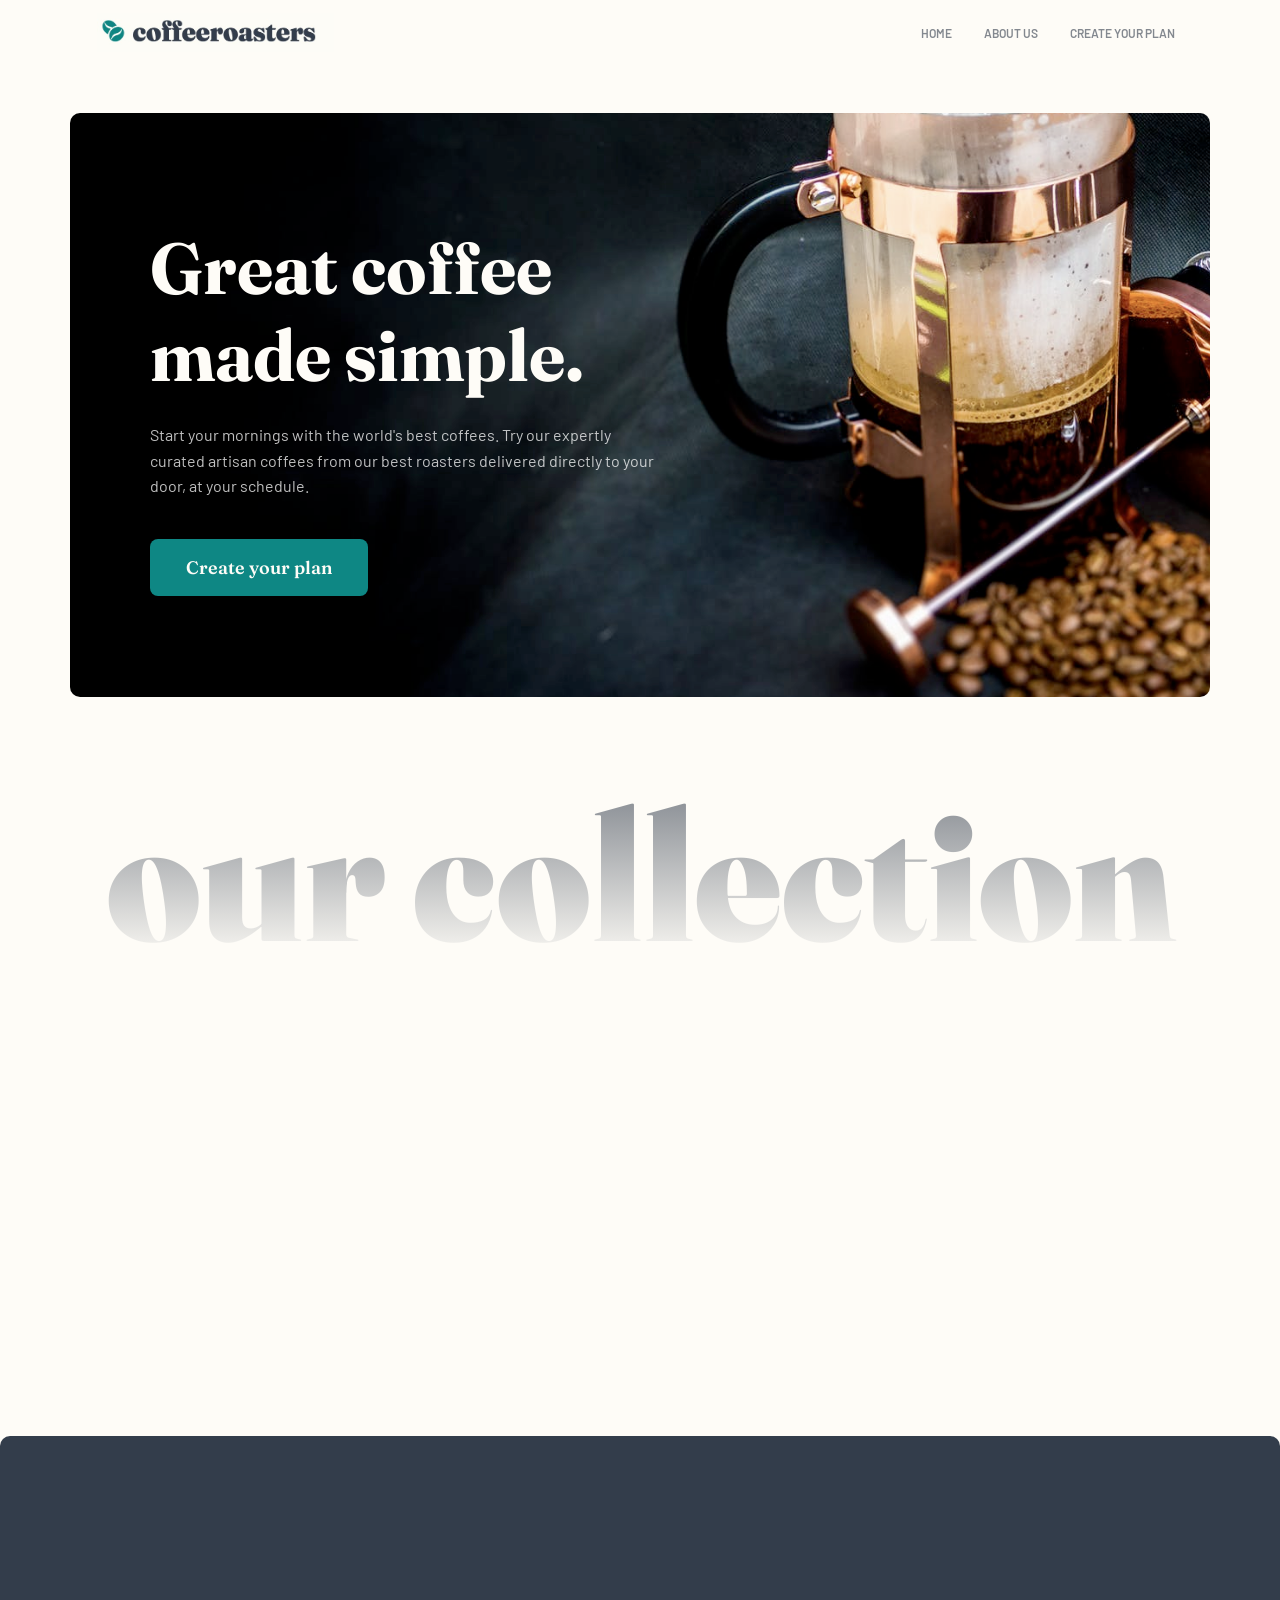
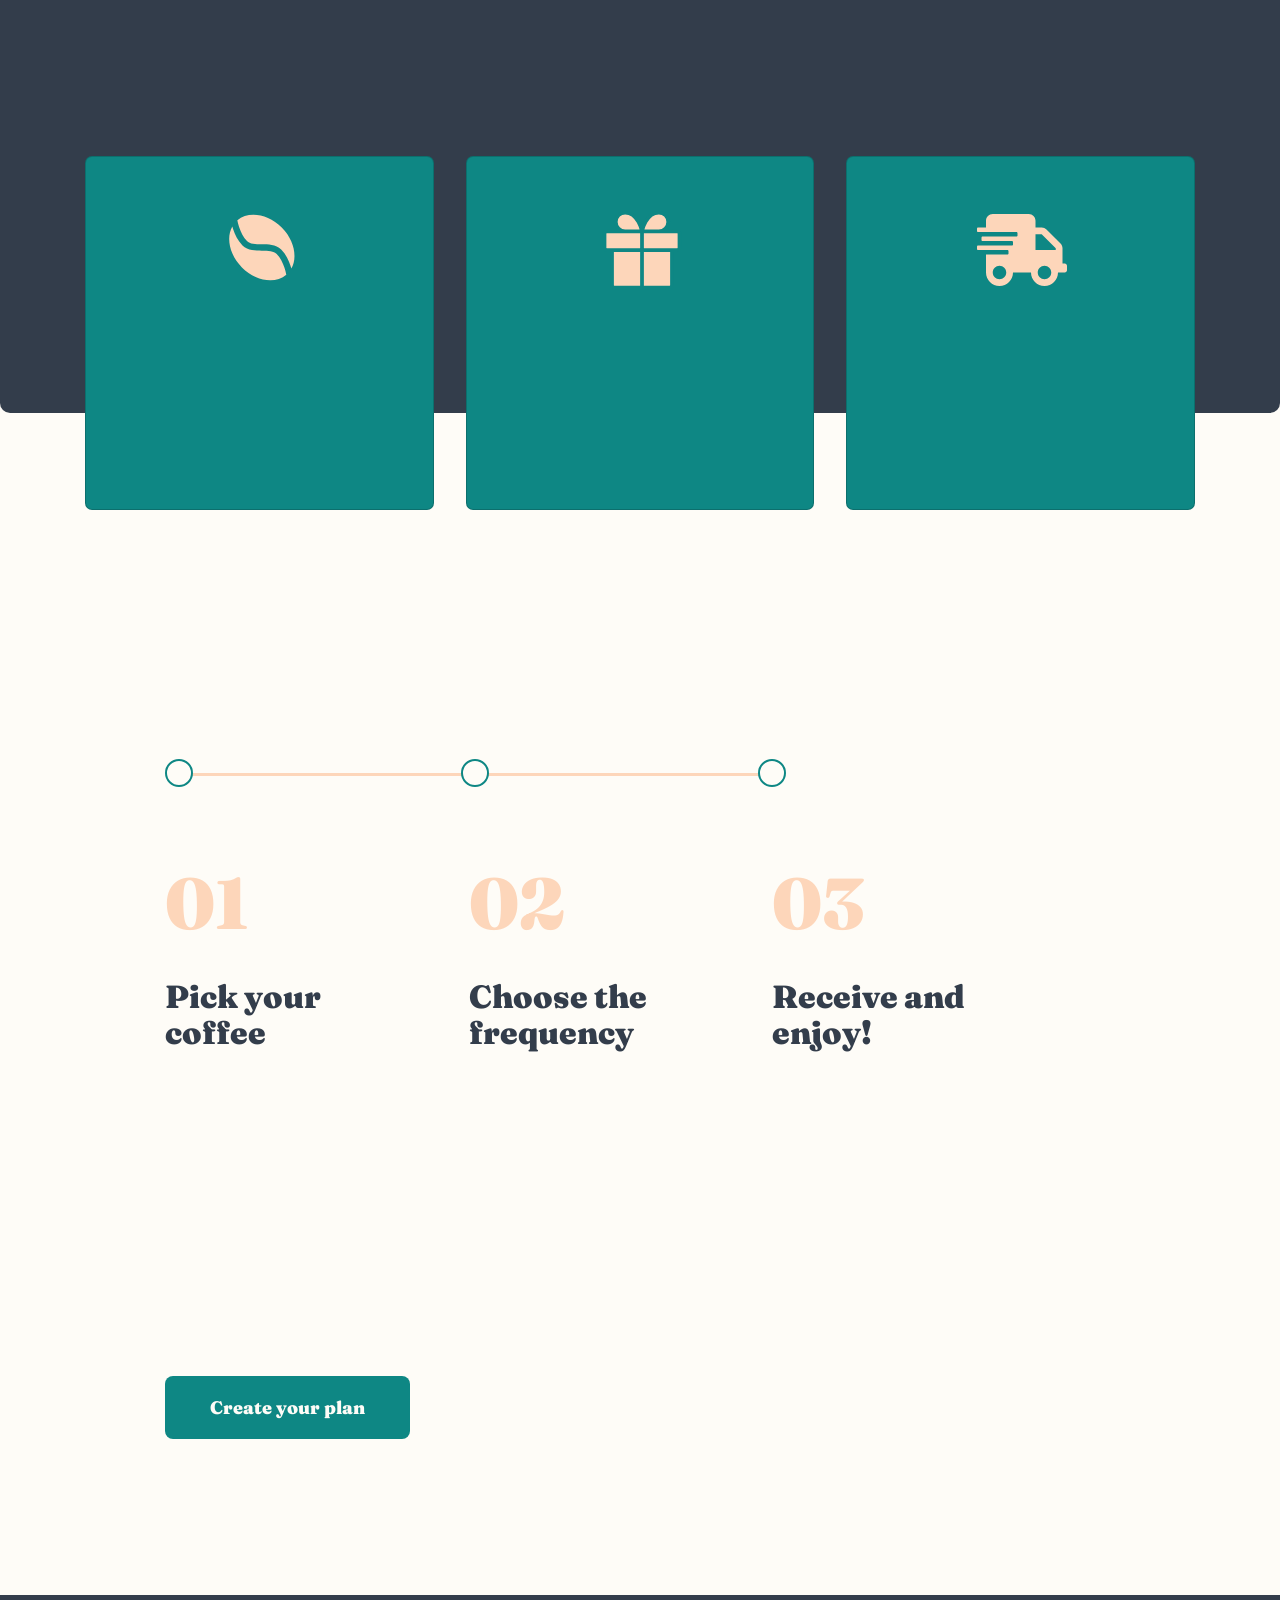
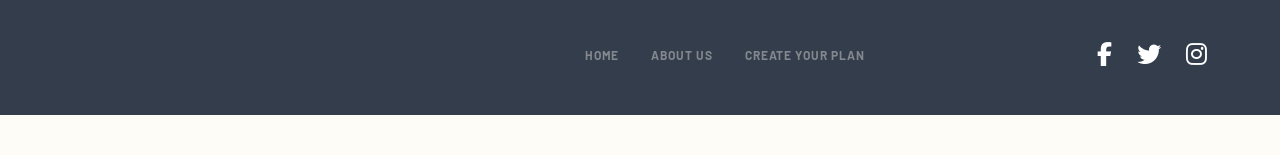
<file: semi-final-master/semi-final-master/project1/index.html>
<!DOCTYPE html>
<html lang="en">
<head>
    <meta charset="UTF-8">
    <meta name="viewport" content="width=device-width, initial-scale=1.0">
    <title>coffee roasters</title>
    <link rel="preconnect" href="https://fonts.googleapis.com">
<link rel="preconnect" href="https://fonts.gstatic.com" crossorigin>
<link href="https://fonts.googleapis.com/css2?family=Barlow:ital,wght@0,100;0,200;0,300;0,400;0,500;0,600;0,700;0,800;0,900;1,100;1,200;1,300;1,400;1,500;1,600;1,700;1,800;1,900&family=Cairo:wght@200..1000&family=Epilogue:ital,wght@0,100..900;1,100..900&family=Fraunces:ital,opsz,wght@0,9..144,100..900;1,9..144,100..900&family=Glory:ital,wght@0,100..800;1,100..800&family=Inter:ital,opsz,wght@0,14..32,100..900;1,14..32,100..900&family=Roboto:ital,wght@0,100..900;1,100..900&display=swap" rel="stylesheet">
    <link rel="preconnect" href="https://fonts.googleapis.com">
<link rel="preconnect" href="https://fonts.gstatic.com" crossorigin>
<link href="https://fonts.googleapis.com/css2?family=Barlow:ital,wght@0,100;0,200;0,300;0,400;0,500;0,600;0,700;0,800;0,900;1,100;1,200;1,300;1,400;1,500;1,600;1,700;1,800;1,900&family=Cairo:wght@200..1000&family=Epilogue:ital,wght@0,100..900;1,100..900&family=Glory:ital,wght@0,100..800;1,100..800&family=Inter:ital,opsz,wght@0,14..32,100..900;1,14..32,100..900&family=Roboto:ital,wght@0,100..900;1,100..900&display=swap" rel="stylesheet">
    <link href="https://cdn.jsdelivr.net/npm/bootstrap@5.3.8/dist/css/bootstrap.min.css" rel="stylesheet" integrity="sha384-sRIl4kxILFvY47J16cr9ZwB07vP4J8+LH7qKQnuqkuIAvNWLzeN8tE5YBujZqJLB" crossorigin="anonymous">
    <link rel="stylesheet" href="./style/styles.css">
    <link rel="stylesheet" href="https://cdnjs.cloudflare.com/ajax/libs/font-awesome/6.5.0/css/all.min.css">
</head> 
<body>
 <nav class="navbar navbar-expand-lg">
  <div class="container-fluid d-flex justify-content-between align-content-center align-items-center">
    <a class="navbar-brand d-flex align-items-center gap-2" href="index.html">
      <img src="./images/logo.jpeg" alt="coffeeroasters" class="logo object-fit-contain">
    </a>
    <div class="navbar-nav d-flex flex-row gap-3 phone-hide">
      <a class="nav-link fw-semibold navbar barlow phone-hide" href="index.html">HOME</a>
      <a class="nav-link fw-semibold navbar barlow phone-hide" href="aboutus.html">ABOUT US</a>
      <a class="nav-link fw-semibold navbar barlow phone-hide" href="subscribe.html">CREATE YOUR PLAN</a>
      <svg xmlns="http://www.w3.org/2000/svg" width="16px" height="15px" viewBox="0 0 24 24" class="phone-show nav-icon ">
	<path d="M0 0h24v24H0z" fill="none" />
	<path fill="#333d4b" d="M4 18q-.425 0-.712-.288T3 17t.288-.712T4 16h16q.425 0 .713.288T21 17t-.288.713T20 18zm0-5q-.425 0-.712-.288T3 12t.288-.712T4 11h16q.425 0 .713.288T21 12t-.288.713T20 13zm0-5q-.425 0-.712-.288T3 7t.288-.712T4 6h16q.425 0 .713.288T21 7t-.288.713T20 8z" />
</svg>

    </div>
  </div>
</nav>

<div class="container d-flex align-items-center justify-content-center gap-3 mt-5 position-relative overflow-hidden">
  <img src="./images/hero-image.png" alt="hero-image" class="hero-image  position-absolute z-0">
  <div class="overlay position-absolute phone-show z-1 "></div>
  <span class="position-absolute hero-text text-left d-flex flex-column gap-3 hero-span-1 z-3">
    <h1 class="fw-bold Fraunces white hero-text-h mb-2 z-3">Great coffee<br> made simple.</h1>
    <p class="barlow white2 mb-4 desktop-subtitle phone-hide subtitle z-3">Start your mornings with the world's best coffees. Try our expertly<br> curated artisan coffees from our best roasters delivered directly to your<br> door, at your schedule.</p>
     <p class="barlow white2 mb-4 tablet-subtitle phone-hide subtitle z-3">Start your mornings with the world's best coffees. Try our <br> expertly curated artisan coffees from our best roasters <br> delivered directly to your door, at your schedule.</p>
     <p class="barlow white2 mb-4  desktop-subtitle phone-show subtitle z-3">Start your mornings with the world's best <br> coffees. Try our  expertly curated artisan <br> coffees from our best roasters delivered <br> directly to your door, at your schedule.</p>
    <button onclick="window.location.href='subscribe.html'" class="btn btn2 white rounded-3 py-2 fw-semibold Fraunces green z-3">Create your plan</button>
  </span>
</div>

<div class="  collection-wrapper position-relative overflow-hidden">
  <p class="our-collection Fraunces position-absolute w-100 text-center z-0">our collection</p>
  <div class="d-flex justify-content-center  pt-5 coffee-row z-1">

    <div class="d-flex flex-column align-items-center coffee-card">
      <img src="./images/gran.png" alt="coffee" class="coffee0">
      <h3 class="Fraunces h3-0 desktop-subtitle">Gran Espresso</h3>
      <p class="p0 barlow text-center desktop-subtitle subtitle">Light and flavorful blend with cocoa and black pepper for an intense experience.</p>
       <div class="tablet-subtitle">
        <h3 class="Fraunces  h3-0">Gran Espresso</h3>
      <p class="p0 barlow text-center subtitle">Light and flavorful blend with cocoa and black pepper for an intense experience.</p>
       </div>
    </div>

    <div class="d-flex flex-column align-items-center coffee-card">
      <img src="./images/planatlo.png" alt="coffee" class="coffee0">
      <h3 class="Fraunces h3-0 desktop-subtitle">Planalto</h3>
      <p class="p0 barlow text-center desktop-subtitle subtitle">Brazilian dark roast with rich and velvety body, and hints of fruits and nuts.</p>
        <div class="tablet-subtitle">
       <h3 class="Fraunces h3-0">Planalto</h3>
      <p class="p0 barlow text-center subtitle">Brazilian dark roast with rich and velvety body, and hints of fruits and nuts.</p>
      </div>
    </div>

    <div class="d-flex flex-column align-items-center coffee-card">
      <img src="./images/picollo.png" alt="coffee" class="coffee0">
      <h3 class="Fraunces h3-0 desktop-subtitle">Piccollo</h3>
      <p class="p0 barlow text-center desktop-subtitle subtitle">Mild and smooth blend featuring notes of toasted almond and dried cherry.</p>
      <div class="tablet-subtitle">
        <h3 class="Fraunces h3-0">Piccollo</h3>
      <p class="p0 barlow text-center subtitle">Mild and smooth blend featuring notes of toasted almond and dried cherry.</p>
      </div>

    </div>

    <div class="d-flex flex-column align-items-center coffee-card">
      <img src="./images/danche.png" alt="coffee" class="coffee1">
      <h3 class="Fraunces h3-0 desktop-subtitle">Danche</h3>
      <p class="p0 barlow text-center desktop-subtitle subtitle">Ethiopian hand-harvested blend densely packed with vibrant fruit notes.</p>
      <div class="tablet-subtitle">
        <h3 class="Fraunces h3-0">Danche</h3>
      <p class="p0 barlow text-center">Ethiopian hand-harvested blend densely packed with vibrant fruit notes.</p>
      </div>

    </div>

  </div>
</div>
<div class="d-flex div-1 justify-content-center align-self-center position-relative text-center ">
  <div class="choose-us-container position-absolute ">
    <h3 class="choose-us white Fraunces phone-hide">Why choose us?</h3>
    <h3 class="choose-us white Fraunces phone-show">Why choose <br> us?</h3>
    <p class="choose-us-text barlow white2 subtitle ">A large part of our role is choosing which particular coffees will be featured <br>
in our range. This means working closely with the best coffee growers to give <br>
you a more impactful experience on every level.</p>
  </div> 
  <div class="d-flex card-container position-absolute align-content-center justify-content-center align-items-center ">
 <div class="card green">
  <svg xmlns="http://www.w3.org/2000/svg" width="71px" height="71px" viewBox="0 0 14 14" class="icon2 desktop-subtitle">
	<path d="M0 0h14v14H0z" fill="none" />
	<path fill="#FDD6BA" fill-rule="evenodd" d="M2.175 12.356c2.221 1.867 6.048 1.27 8.75-1.431C13.37 8.48 14.09 5.114 12.822 2.85q-.073.26-.17.553c-.328.986-.894 2.252-1.837 3.196c-.54.54-1.2.79-1.859.91c-.635.116-1.315.116-1.928.116H7c-.645 0-1.219.002-1.733.095c-.501.091-.895.262-1.198.565c-.743.743-1.232 1.796-1.536 2.707a11 11 0 0 0-.358 1.364m-.997-1.206C-.09 8.886.63 5.52 3.075 3.075C5.777.373 9.604-.222 11.825 1.644l-.047.23c-.062.286-.162.685-.312 1.134c-.303.91-.792 1.964-1.535 2.707c-.303.303-.697.474-1.198.565c-.514.093-1.088.095-1.733.095h-.028c-.613 0-1.293 0-1.928.115c-.659.12-1.319.371-1.859.911c-.943.944-1.509 2.21-1.837 3.196q-.097.292-.17.553" clip-rule="evenodd" />
</svg>
<svg xmlns="http://www.w3.org/2000/svg" width="71px" height="71px" viewBox="0 0 14 14" class="icon2 tablet-subtitle">
	<path d="M0 0h14v14H0z" fill="none" />
	<path fill="#FDD6BA" fill-rule="evenodd" d="M2.175 12.356c2.221 1.867 6.048 1.27 8.75-1.431C13.37 8.48 14.09 5.114 12.822 2.85q-.073.26-.17.553c-.328.986-.894 2.252-1.837 3.196c-.54.54-1.2.79-1.859.91c-.635.116-1.315.116-1.928.116H7c-.645 0-1.219.002-1.733.095c-.501.091-.895.262-1.198.565c-.743.743-1.232 1.796-1.536 2.707a11 11 0 0 0-.358 1.364m-.997-1.206C-.09 8.886.63 5.52 3.075 3.075C5.777.373 9.604-.222 11.825 1.644l-.047.23c-.062.286-.162.685-.312 1.134c-.303.91-.792 1.964-1.535 2.707c-.303.303-.697.474-1.198.565c-.514.093-1.088.095-1.733.095h-.028c-.613 0-1.293 0-1.928.115c-.659.12-1.319.371-1.859.911c-.943.944-1.509 2.21-1.837 3.196q-.097.292-.17.553" clip-rule="evenodd" />
</svg>
 <h3 class="card-text white Fraunces quality">Best quality</h3>
 <p class="white barlow card-subtext desktop-subtitle phone-hide subtitle">Discover an endless variety of the world’s <br> best artisan coffee from each of our <br> roasters.</p>
 <p class="white barlow card-subtext1 tablet-subtitle phone-hide subtitle">Discover an endless variety of the world’s  best artisan <br> coffee from each of our  roasters.</p>
  <p class="white barlow card-subtext1 phone-show subtitle">Discover an endless variety of the world’s  best artisan  coffee from each of our  roasters.</p>

 </div>
  <div class="card green">
    <svg xmlns="http://www.w3.org/2000/svg" width="90px" height="90px" viewBox="0 0 24 24" class="green1 icon1 tablet-subtitle">
	<path d="M0 0h24v24H0z" fill="none" />
	<path fill="#FDD6BA" stroke="currentColor" stroke-linecap="round" stroke-linejoin="round" stroke-width="1" d="M20 12v9.4a.6.6 0 0 1-.6.6H4.6a.6.6 0 0 1-.6-.6V12m17.4-5H2.6a.6.6 0 0 0-.6.6v3.8a.6.6 0 0 0 .6.6h18.8a.6.6 0 0 0 .6-.6V7.6a.6.6 0 0 0-.6-.6M12 22V7m0 0H7.5a2.5 2.5 0 1 1 0-5C11 2 12 7 12 7m0 0h4.5a2.5 2.5 0 0 0 0-5C13 2 12 7 12 7" />
</svg>
 <svg xmlns="http://www.w3.org/2000/svg" width="90px" height="90px" viewBox="0 0 24 24" class="green1 icon1 desktop-subtitle">
	<path d="M0 0h24v24H0z" fill="none" />
	<path fill="#FDD6BA" stroke="currentColor" stroke-linecap="round" stroke-linejoin="round" stroke-width="1" d="M20 12v9.4a.6.6 0 0 1-.6.6H4.6a.6.6 0 0 1-.6-.6V12m17.4-5H2.6a.6.6 0 0 0-.6.6v3.8a.6.6 0 0 0 .6.6h18.8a.6.6 0 0 0 .6-.6V7.6a.6.6 0 0 0-.6-.6M12 22V7m0 0H7.5a2.5 2.5 0 1 1 0-5C11 2 12 7 12 7m0 0h4.5a2.5 2.5 0 0 0 0-5C13 2 12 7 12 7" />
</svg>
 <h3 class="card-text white Fraunces benefits">Exclusive benefits</h3>
 <p class="white barlow card-subtext desktop-subtitle subtitle">Special offers and swag when you <br> subscribe, including 30% off your first <br> shipment.</p>
  <p class="white barlow card-subtext2 tablet-subtitle subtitle">Special offers and swag when you  subscribe, <br> including 30% off your first  shipment.</p>

</div>
  <div class="card green">
    <svg xmlns="http://www.w3.org/2000/svg" width="90px" height="90px" viewBox="0 0 640 512" class="icon3 desktop-subtitle">
	<path d="M0 0h640v512H0z" fill="none" />
	<path fill="#FDD6BA" d="M624 352h-16V243.9c0-12.7-5.1-24.9-14.1-33.9L494 110.1c-9-9-21.2-14.1-33.9-14.1H416V48c0-26.5-21.5-48-48-48H112C85.5 0 64 21.5 64 48v48H8c-4.4 0-8 3.6-8 8v16c0 4.4 3.6 8 8 8h272c4.4 0 8 3.6 8 8v16c0 4.4-3.6 8-8 8H40c-4.4 0-8 3.6-8 8v16c0 4.4 3.6 8 8 8h208c4.4 0 8 3.6 8 8v16c0 4.4-3.6 8-8 8H8c-4.4 0-8 3.6-8 8v16c0 4.4 3.6 8 8 8h208c4.4 0 8 3.6 8 8v16c0 4.4-3.6 8-8 8H64v128c0 53 43 96 96 96s96-43 96-96h128c0 53 43 96 96 96s96-43 96-96h48c8.8 0 16-7.2 16-16v-32c0-8.8-7.2-16-16-16M160 464c-26.5 0-48-21.5-48-48s21.5-48 48-48s48 21.5 48 48s-21.5 48-48 48m320 0c-26.5 0-48-21.5-48-48s21.5-48 48-48s48 21.5 48 48s-21.5 48-48 48m80-208H416V144h44.1l99.9 99.9z" />
</svg>
<svg xmlns="http://www.w3.org/2000/svg" width="90px" height="90px" viewBox="0 0 640 512" class="icon3 tablet-subtitle">
	<path d="M0 0h640v512H0z" fill="none" />
	<path fill="#FDD6BA" d="M624 352h-16V243.9c0-12.7-5.1-24.9-14.1-33.9L494 110.1c-9-9-21.2-14.1-33.9-14.1H416V48c0-26.5-21.5-48-48-48H112C85.5 0 64 21.5 64 48v48H8c-4.4 0-8 3.6-8 8v16c0 4.4 3.6 8 8 8h272c4.4 0 8 3.6 8 8v16c0 4.4-3.6 8-8 8H40c-4.4 0-8 3.6-8 8v16c0 4.4 3.6 8 8 8h208c4.4 0 8 3.6 8 8v16c0 4.4-3.6 8-8 8H8c-4.4 0-8 3.6-8 8v16c0 4.4 3.6 8 8 8h208c4.4 0 8 3.6 8 8v16c0 4.4-3.6 8-8 8H64v128c0 53 43 96 96 96s96-43 96-96h128c0 53 43 96 96 96s96-43 96-96h48c8.8 0 16-7.2 16-16v-32c0-8.8-7.2-16-16-16M160 464c-26.5 0-48-21.5-48-48s21.5-48 48-48s48 21.5 48 48s-21.5 48-48 48m320 0c-26.5 0-48-21.5-48-48s21.5-48 48-48s48 21.5 48 48s-21.5 48-48 48m80-208H416V144h44.1l99.9 99.9z" />
</svg>
     <h3 class="card-text white Fraunces benefits">Free shipping</h3>
 <p class="white barlow card-subtext desktop-subtitle phone-hide subtitle">We cover the cost and coffee is delivered <br> fast. Peak freshness: guaranteed.</p>
 <p class="white barlow card-subtext3 tablet-subtitle phone-hide subtitle">We cover the cost and coffee is delivered  fast. Peak<br> freshness: guaranteed.</p>
  <p class="white barlow card-subtext phone-show subtitle">We cover the cost and coffee is delivered  fast. Peak freshness: guaranteed.</p>

  </div>
 
</div>
  </div>
</div>
<div class="space"></div>
<div class="how-it-work-container">
<p class="section-label Fraunces">How it works</p>

  <div class="timeline-wrapper phone-hide">
    <div class="timeline-line phone-hide"></div>
    <div class="d-flex position-relative justify-content-between z-1 green1">
      <div class="dot"></div>
      <div class="dot"></div>
      <div class="dot"></div>
    </div>
  </div>

  <div class="row g-4">
    <div class="col-md-4">
      <div class="step-number Fraunces o">01</div>
      <div class="step-title Fraunces">Pick your <br> coffee</div>
      <p class="step-desc barlow desktop-subtitle subtitle">Select from our evolving range of artisan <br> coffees. Our beans are ethically sourced <br> and we pay fair prices for them. There are <br> new coffees in all profiles every month <br> for you to try out.</p>
       <p class="step-desc barlow tablet-subtitle subtitle">Select from our evolving range<br> of artisan  coffees. Our beans<br> are ethically sourced  and we<br> pay fair prices for them. There <br>are  new coffees in all profiles <br> every month  for you to try out.</p>

    </div>
    <div class="col-md-4">
      <div class="step-number Fraunces">02</div>
      <div class="step-title Fraunces">Choose the <br> frequency</div>
      <p class="step-desc barlow desktop-subtitle subtitle">Customize your order frequency, <br> quantity, even your roast style and grind <br> type. Pause, skip or cancel your <br> subscription with no commitment <br> through our online portal.</p>
      <p class="step-desc barlow tablet-subtitle subtitle">Customize your order <br> frequency, quantity, even your <br> roast style and grind  type. <br> Pause, skip or cancel your <br> subscription with no <br> commitment  through our online <br> portal.</p>

    </div>
    <div class="col-md-4">
      <div class="step-number Fraunces">03</div>
      <div class="step-title Fraunces">Receive and <br> enjoy!</div>
      <p class="step-desc barlow desktop-subtitle subtitle">We ship your package within 48 hours, <br> freshly roasted. Sit back and enjoy <br> award-winning world-class coffees <br> curated to provide a distinct tasting <br> experience.</p>
      <p class="step-desc barlow tablet-subtitle subtitle">We ship your package within 48 <br> hours,  freshly roasted. Sit back <br> and enjoy  award-winning world- <br>class coffees  curated to provide <br> a distinct tasting  experience.</p>

    </div>
  </div>

  <button onclick="window.location.href='subscribe.html'" class="btn-cta green white Fraunces" >Create your plan</button>
  </div>
  <footer class=" d-flex align-items-center justify-content-between " >
  <div class="  container-fluid icons-container">
    <div class="d-flex align-items-center justify-content-between align-content-center">

      <img src="./images/img-footer.jpeg" alt="logo">

      <div class="d-flex  icon-container ">
        <a href="#" class="barlow footer-icon">HOME</a>
        <a href="aboutus.html" class="barlow footer-icon">ABOUT US</a>
        <a href="subscribe.html" class="barlow footer-icon">CREATE YOUR PLAN</a>
      </div>

      <div class="d-flex gap-4">
  <a href="#"><i class="fab fa-facebook-f "></i></a>
  <a href="#"><i class="fab fa-twitter"></i></a>
  <a href="#"><i class="fab fa-instagram"></i></a>
</div>

    </div>
  </div>
</footer>
<script src="main.js"></script>
</body>
</html>
</file>
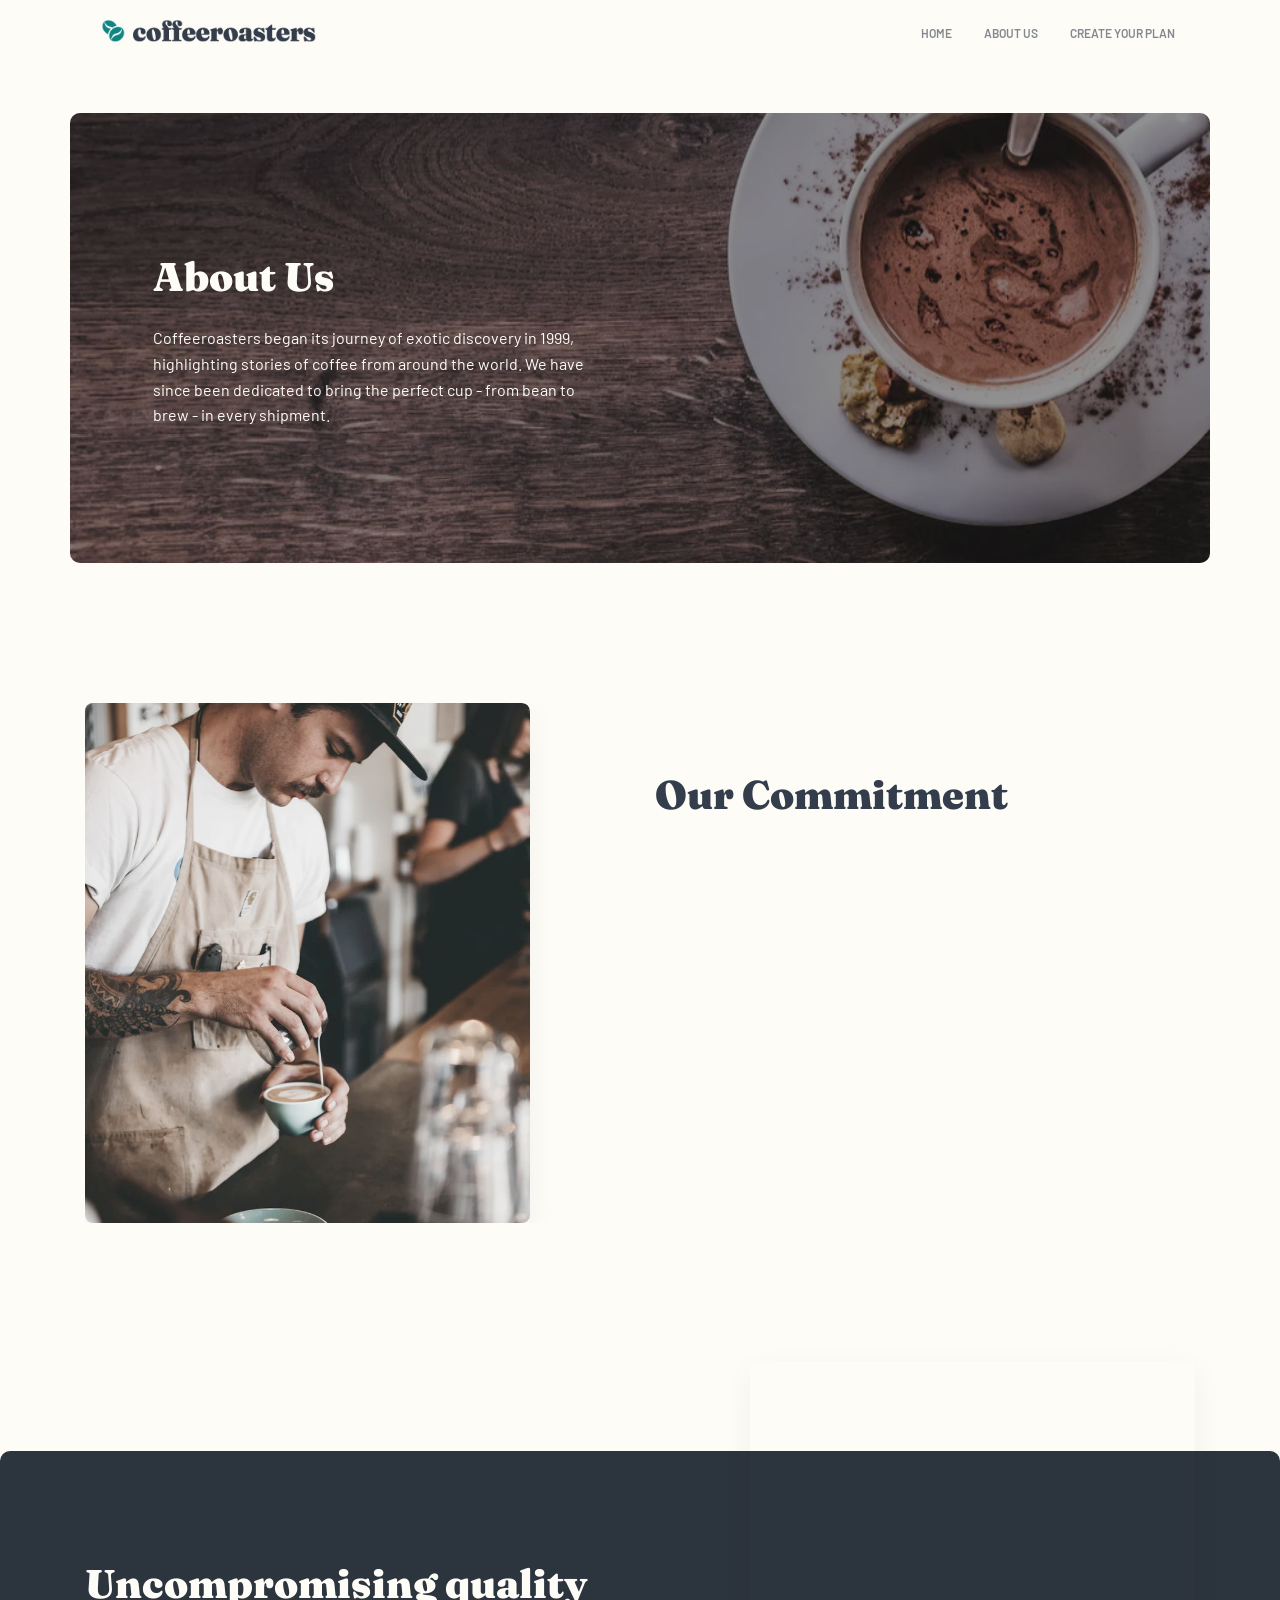
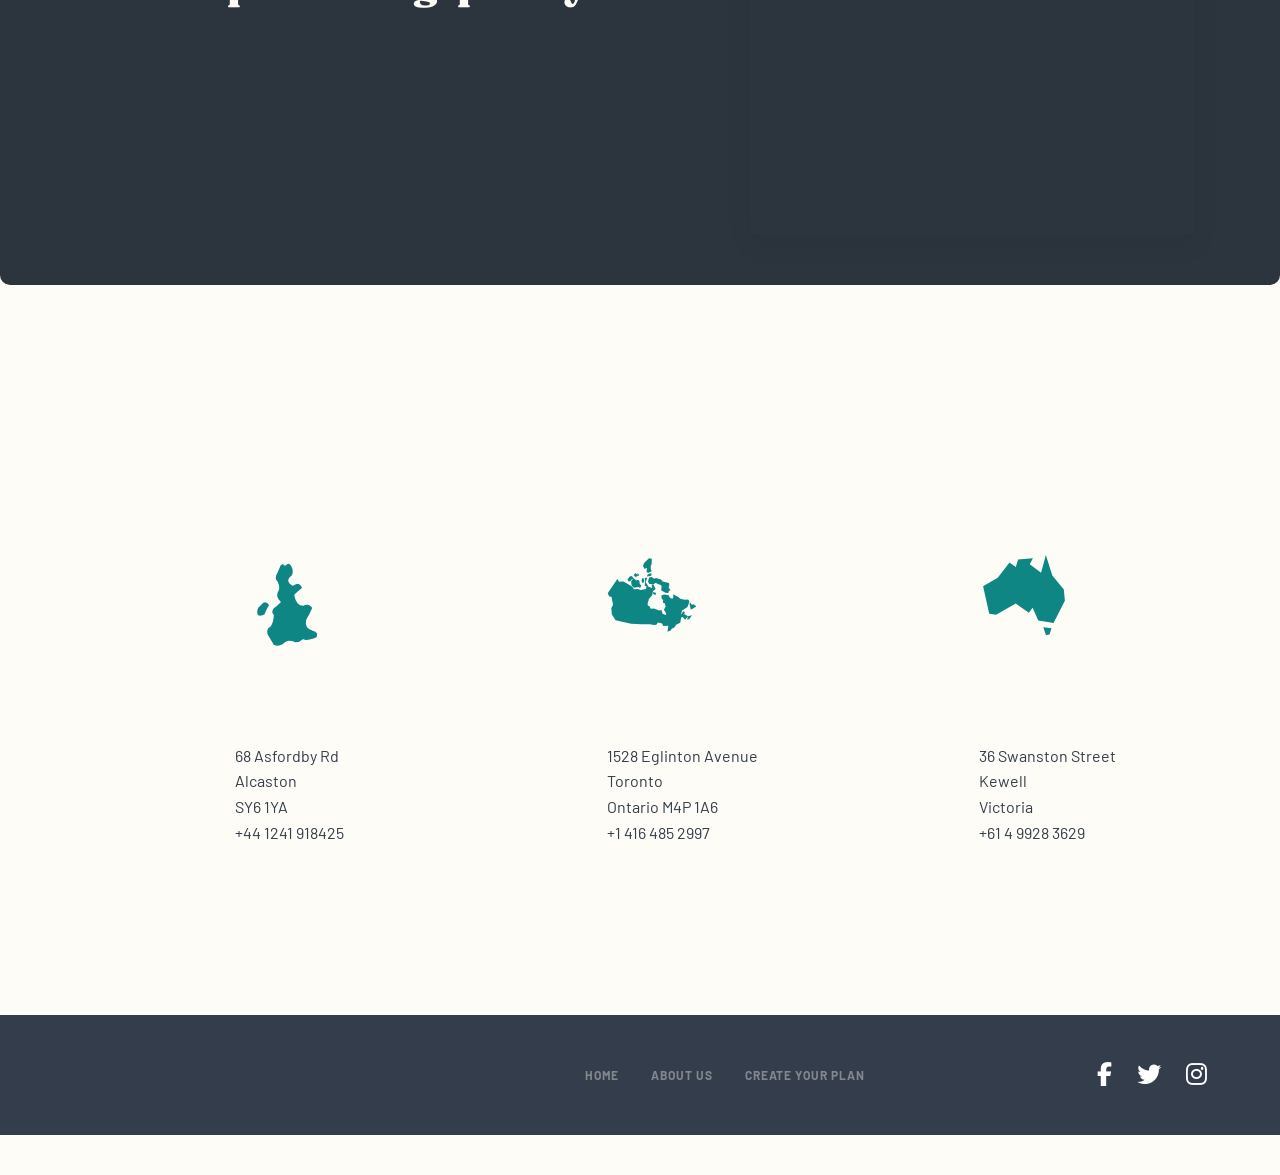
<file: semi-final-master/semi-final-master/project1/aboutus.html>
<!DOCTYPE html>
<html lang="en">
<head>
    <meta charset="UTF-8">
    <meta name="viewport" content="width=device-width, initial-scale=1.0">
    <title>coffee roasters</title>
    <link rel="preconnect" href="https://fonts.googleapis.com">
<link rel="preconnect" href="https://fonts.gstatic.com" crossorigin>
<link href="https://fonts.googleapis.com/css2?family=Barlow:ital,wght@0,100;0,200;0,300;0,400;0,500;0,600;0,700;0,800;0,900;1,100;1,200;1,300;1,400;1,500;1,600;1,700;1,800;1,900&family=Cairo:wght@200..1000&family=Epilogue:ital,wght@0,100..900;1,100..900&family=Fraunces:ital,opsz,wght@0,9..144,100..900;1,9..144,100..900&family=Glory:ital,wght@0,100..800;1,100..800&family=Inter:ital,opsz,wght@0,14..32,100..900;1,14..32,100..900&family=Roboto:ital,wght@0,100..900;1,100..900&display=swap" rel="stylesheet">
    <link rel="preconnect" href="https://fonts.googleapis.com">
<link rel="preconnect" href="https://fonts.gstatic.com" crossorigin>
<link href="https://fonts.googleapis.com/css2?family=Barlow:ital,wght@0,100;0,200;0,300;0,400;0,500;0,600;0,700;0,800;0,900;1,100;1,200;1,300;1,400;1,500;1,600;1,700;1,800;1,900&family=Cairo:wght@200..1000&family=Epilogue:ital,wght@0,100..900;1,100..900&family=Glory:ital,wght@0,100..800;1,100..800&family=Inter:ital,opsz,wght@0,14..32,100..900;1,14..32,100..900&family=Roboto:ital,wght@0,100..900;1,100..900&display=swap" rel="stylesheet">
    <link href="https://cdn.jsdelivr.net/npm/bootstrap@5.3.8/dist/css/bootstrap.min.css" rel="stylesheet" integrity="sha384-sRIl4kxILFvY47J16cr9ZwB07vP4J8+LH7qKQnuqkuIAvNWLzeN8tE5YBujZqJLB" crossorigin="anonymous">
   
    <link rel="stylesheet" href="https://cdnjs.cloudflare.com/ajax/libs/font-awesome/6.5.0/css/all.min.css">
     <link rel="stylesheet" href="./style/styles2.css">
</head>
<body>
    <nav class="navbar navbar-expand-lg">
  <div class="container-fluid d-flex justify-content-between align-content-center align-items-center">
    <a class="navbar-brand d-flex align-items-center gap-2" href="#">
      <img src="./images/logo.jpeg" alt="coffeeroasters" class="logo object-fit-contain">
    </a>
    <div class="navbar-nav d-flex flex-row gap-3 phone-hide">
      <a class="nav-link fw-semibold navbar barlow phone-hide" href="index.html">HOME</a>
      <a class="nav-link fw-semibold navbar barlow phone-hide" href="aboutus.html">ABOUT US</a>
      <a class="nav-link fw-semibold navbar barlow phone-hide" href="subscribe.html">CREATE YOUR PLAN</a>
      <svg xmlns="http://www.w3.org/2000/svg" width="16px" height="15px" viewBox="0 0 24 24" class="phone-show nav-icon ">
	<path d="M0 0h24v24H0z" fill="none" />
	<path fill="#333d4b" d="M4 18q-.425 0-.712-.288T3 17t.288-.712T4 16h16q.425 0 .713.288T21 17t-.288.713T20 18zm0-5q-.425 0-.712-.288T3 12t.288-.712T4 11h16q.425 0 .713.288T21 12t-.288.713T20 13zm0-5q-.425 0-.712-.288T3 7t.288-.712T4 6h16q.425 0 .713.288T21 7t-.288.713T20 8z" />
</svg>

    </div>
  </div>
</nav>
<div class="container d-flex align-items-center justify-content-center gap-3 mt-5 position-relative overflow-hidden">
  <img src="./images/about-us.png" alt="hero-image" class="hero-image  position-absolute z-0">
   <div class="overlay position-absolute  z-1 "></div>
  <span class="position-absolute hero-text text-left d-flex flex-column gap-3 hero-span-1 z-3">
    <h1 class="fw-bold Fraunces white hero-text-h mb-2 z-3">About Us</h1>
    <p class="barlow white mb-4 desktop-subtitle phone-hide subtitle z-3">Coffeeroasters began its journey of exotic discovery in 1999, <br> highlighting stories of coffee from around the world. We have <br> since been dedicated to bring the perfect cup - from bean to <br>brew  - in every shipment.</p>
     <p class="barlow white mb-4  desktop-subtitle phone-show subtitle z-3">Start your mornings with the world's best <br> coffees. Try our  expertly curated artisan <br> coffees from our best roasters delivered <br> directly to your door, at your schedule.</p>
  </span>
</div>
   <div class="container1 d-flex flex-md-row align-items-center justify-content-center align-content-center position-relative overflow-hidden">
    <div class="img-container position-relative overflow-hidden"> <img src="./images/our-commitment.png" alt="our commitment" class="position-absolute our-commitment-img"></div>
    <div class="our-commitment-text-container d-flex flex-column justify-content-center "> <h3 class=" Fraunces black hero-text-h ">Our Commitment</h3>
      <p class="barlow black subtitle desktop-card ">We’re built on a simple mission and a commitment to doing good along the <br> way. We want to make it easy for you to discover and brew the world’s best <br> coffee at home. It all starts at the source. To locate the specific lots we want <br> to purchase, we travel nearly 60 days a year trying to understand the <br> challenges and opportunities in each of these places. We collaborate with <br> exceptional coffee growers and empower a global community of farmers <br> through with well above fair-trade benchmarks. We also offer training, support <br> farm community initiatives, and invest in coffee plant science. Curating only <br> the finest blends, we roast each lot to <br> highlight tasting profiles distinctive to their native growing region.</p>
      <p class="barlow black subtitle tablet-card ">We’re built on a simple mission and a commitment to doing good along the  way. We want to make it easy for you to discover and brew the world’s best coffee at home. It all starts at the source. To locate the specific lots we want to purchase, we travel nearly 60 days a year trying to understand the  challenges and opportunities in each of these places. We collaborate with  exceptional coffee growers and empower a global community of farmers  through with well above fair-trade benchmarks. We also offer training, support  farm community initiatives, and invest in coffee plant science. Curating only  the finest blends, we roast each lot to highlight tasting profiles distinctive to their native growing region.</p>

    </div>
   </div>
   <div class="container2 d-flex  position-relative ">
    <div class="quality-text d-flex flex-column position-absolute">
      <h3 class=" Fraunces white hero-text-h">Uncompromising quality</h3>
      <p class="barlow white2 subtitle desktop-card phone-hide  ">Although we work with growers who pay close attention to all stages of <br> harvest and processing, we employ, on our end, a rigorous quality control <br> program to avoid over-roasting or baking the coffee dry. Every bag of coffee is <br> tagged with a roast date and batch number. Our goal is to roast consistent, <br> user-friendly coffee, so that brewing is easy and enjoyable.</p>
      <p class="barlow white2 subtitle phone-show  ">Although we work with growers who pay close attention to all stages of  harvest and processing, we employ, on our end, a rigorous quality control  program to avoid over-roasting or baking the coffee dry. Every bag of coffee is  tagged with a roast date and batch number. Our goal is to roast consistent,  user-friendly coffee, so that brewing is easy and enjoyable.</p>

    </div>
    <div class="quality-img-container position-relative overflow-hidden"> <img src="./images/quality-img.png" alt="our commitment" class="position-absolute quality-img"></div>
    </div>
<div class="container hq-section">
<h2 class="hq-title Fraunces">Our headquarters</h2>
<div class="row gy-5">
  <div class="head-quarters d-flex">
<div class="col-12 col-md-4 country1">
<svg xmlns="http://www.w3.org/2000/svg" viewBox="0 0 100 130" width="100" height="130">
  
  <rect width="100" height="130" fill="none" />
  
  
  <path d="
    M 45,15 
    Q 48,12 50,15 
    Q 55,10 58,18 
    Q 60,25 55,28 
    Q 52,32 58,35 
    Q 65,30 68,38 
    Q 63,42 60,45 
    Q 62,55 68,55 
    Q 75,52 78,58 
    Q 75,65 72,70 
    Q 70,78 78,80 
    Q 85,82 82,88 
    Q 72,92 68,90 
    Q 62,95 58,92 
    Q 52,90 48,95 
    Q 42,98 38,95 
    Q 35,90 32,85 
    Q 30,78 35,76 
    Q 38,72 38,65 
    Q 35,62 38,58 
    Q 42,55 45,52 
    Q 40,48 42,42 
    Q 45,38 42,32 
    Q 38,28 42,22 
    Z 
    M 28,52 
    Q 32,50 35,55 
    Q 32,60 30,65 
    Q 25,68 22,65 
    Q 20,58 25,55 
    Z" 
    fill="#2B6CB0" 
    stroke="#FFFFFF" 
    stroke-width="1.5" 
    stroke-linejoin="round" class="hq-icon" />
</svg >

<h3 class="hq-country black Fraunces">United Kingdom</h3>
<div class="hq-address barlow black subtitle">
68 Asfordby Rd<br>
Alcaston<br>
SY6 1YA<br>
+44 1241 918425
</div>
</div>
<div class="col-12 col-md-4 country1">
<svg class="hq-icon" fill="#000000" version="1.1" id="Layer_1" xmlns="http://www.w3.org/2000/svg" xmlns:xlink="http://www.w3.org/1999/xlink" 
	 width="800px" height="800px" viewBox="0 0 260 217" enable-background="new 0 0 260 217" xml:space="preserve">
<path d="M103.994,24.438l4.52,9.233l6.706-3.952l-0.833,12.894l6.066,1.74l8.677-4.785l-2.441-5.486l-0.314-9.886l2.586-4.495
	l0.531-15.976l-8.314-1.329l-13.873,13.728L103.994,24.438z M129.057,46.65l-5.945-0.194l-6.429,3.795l-0.532,5.124l11.746-2.466
	L129.057,46.65z M107.716,71.278l-1.934-10.9l-4.495-0.121l-1.474,8.677l3.48,5.244L107.716,71.278z M121.662,58.082l-3.215,11.383
	l3.867,7.251l12.472,0.387l5.848-4.206l7.493,4.737l6.066,1.112l3.747,4.81l-1.523,11.577l11.94,6.646l9.063,0.822l1.547-6.066
	l4.93-1.837l-6.018-6.961l2.151-7.976l-0.991-5.849l-18.417-4.229l-4.35-6.139l-15.058-4.133l-4.957,1.861l-6.765-4.592
	L121.662,58.082z M133.553,106.323l6.864,1.402l1.788-4.665l-9.063-2.997L133.553,106.323z M85.819,64.559l-0.169,1.257
	l-0.025,0.241l-0.048,0.435l-0.072,0.556l-0.025,0.145l-0.024,0.218l-6.429-6.139l-4.858,1.523l-4.423,6.114l1.209,11.287
	l6.84,7.589l13.268-2.078l4.593,2.296l3.697-7.057l-4.35-3.505l-1.885-11.166L85.819,64.559z M66.943,68.861l4.036-5.269
	l7.033-3.069l-6.961-7.106l-5.559,1.498l-6.211,8.653l2.924,6.115L66.943,68.861z M87.1,54.408l6.864-3.843l-5.728-5.124
	l-0.194,1.426l-0.217,1.74l-0.024,0.194l-0.218,1.836l-4.785-5.969l-5.874,5.921l5.439,5.656L87.1,54.408z M250.266,135.375
	l-5.71,1.208l-4.088-6.812l-2.113,4.85l3.887,16.85L258,141.779L250.266,135.375z M222.711,163.153l2.516-5.087l-4.818-2.963
	l-7.186,10.919l3.815-13.012l15.633-10.046l5.51-15.928l-3.722-5.389l-10.127,0.845l-12.713-3.48l-3.577-3.625l-16.557-8.864
	l0.001-0.296l-0.193,0.193l0.192,0.187l-0.047,10.568l-3.674,2.079l-6.163-2.756l-3.408-7.299l-12.543-2.054l-8.846,3.094
	l1.667,9.111l3.892,3.384l-0.895,7.855l5.245,2.054l2.81,8.846l-5.19,9.982l6.93,10.514l-2.07,4.638l-8.643-3.816l-3.191-10.973
	l-7.057,1.329l-14.453-5.414l-9.499,0.725l-3.625-7.541l-4.882-2.03l-0.532-5.172l3.698-13.583l9.523-10.949l2.296-11.262
	l7.613-6.744l-6.405-13.051l-4.954,0.435l1.232,9.595l-10.465-3.601l-8.169-13.438l4.737-12.278l-7.662,0.459l1.257,11.07
	L109.19,81.84l5.148,1.813l-1.643,7.734l-14.888,2.344l-9.596-2.61l-10.827,1.087l-3.94-7.226l-9.547-6.139l-16.121-9.499
	l-12.713,0.798l-5.22-7.976L2,103.205l4.52,9.692l6.404,0.363l4.593,24.217l-5.003,8.218l1.305,18.465l10.924,16.943l45.076,10.296
	l30.477,1.837l23.589-0.339l12.23,2.562l6.574-0.894l4.423-6.357l12.084,2.804l3.167,7.13l14.791-0.918l-2.372,17.38l9.067-3.269
	l3.142-5.386l7.323-3.602l6.236-8.652l11.214-5.317l2.49-15.203l4.713-1.039l6.525,7.976l8.17-9.233l-2.031,9.305l6.357-2.127
	l7.565-11.117l-11.601,2.755L222.711,163.153z" class="hq-icon1" />
</svg>
<h3 class="hq-country black Fraunces">Canada</h3>
<div class="hq-address barlow black subtitle">
1528 Eglinton Avenue<br>
Toronto<br>
Ontario M4P 1A6<br>
+1 416 485 2997
</div>
</div>

<div class="col-12 col-md-4 country1">
<svg xmlns="http://www.w3.org/2000/svg" width="90px" height="90px" viewBox="0 0 512 512">
	<path d="M0 0h512v512H0z" fill="none" />
	<path fill="#0E8784" d="m380.37 28.839l-27.24 100.215l-64-48l17.405-34.46l-83.863 8.079l-13.541 42.38l-35.512-25.482l-67.16 85.62l-83.008 48.593l34.81 156.752l38.87 6.518l112-64l74.38 52.082l21.62-28.094l32 72.012L424 415.452l64.549-126.398l-6.014-64.703l-65.404-79.297l-36.762-116.215zm-14.75 411.238l15.099 43.084l20.412-2.107l11.435-35.864l-46.947-5.113z" class="hq-icon1" />
</svg>

<h3 class="hq-country black Fraunces Australia ">Australia</h3>
<div class="hq-address barlow black subtitle">
36 Swanston Street<br>
Kewell<br>
Victoria<br>
+61 4 9928 3629
</div>
</div>
</div>
</div>
</div>
 <footer class=" d-flex align-items-center justify-content-between " >
  <div class="  container-fluid icons-container">
    <div class="d-flex align-items-center justify-content-between align-content-center">

      <img src="./images/img-footer.jpeg" alt="logo">

      <div class="d-flex  icon-container ">
        <a href="index.html" class="barlow footer-icon">HOME</a>
        <a href="#" class="barlow footer-icon">ABOUT US</a>
        <a href="subscribe.html" class="barlow footer-icon">CREATE YOUR PLAN</a>
      </div>

      <div class="d-flex gap-4">
  <a href="#"><i class="fab fa-facebook-f "></i></a>
  <a href="#"><i class="fab fa-twitter"></i></a>
  <a href="#"><i class="fab fa-instagram"></i></a>
</div>

    </div>
  </div>
</footer>
<script src="main.js"></script>
</body>
</html>
</file>
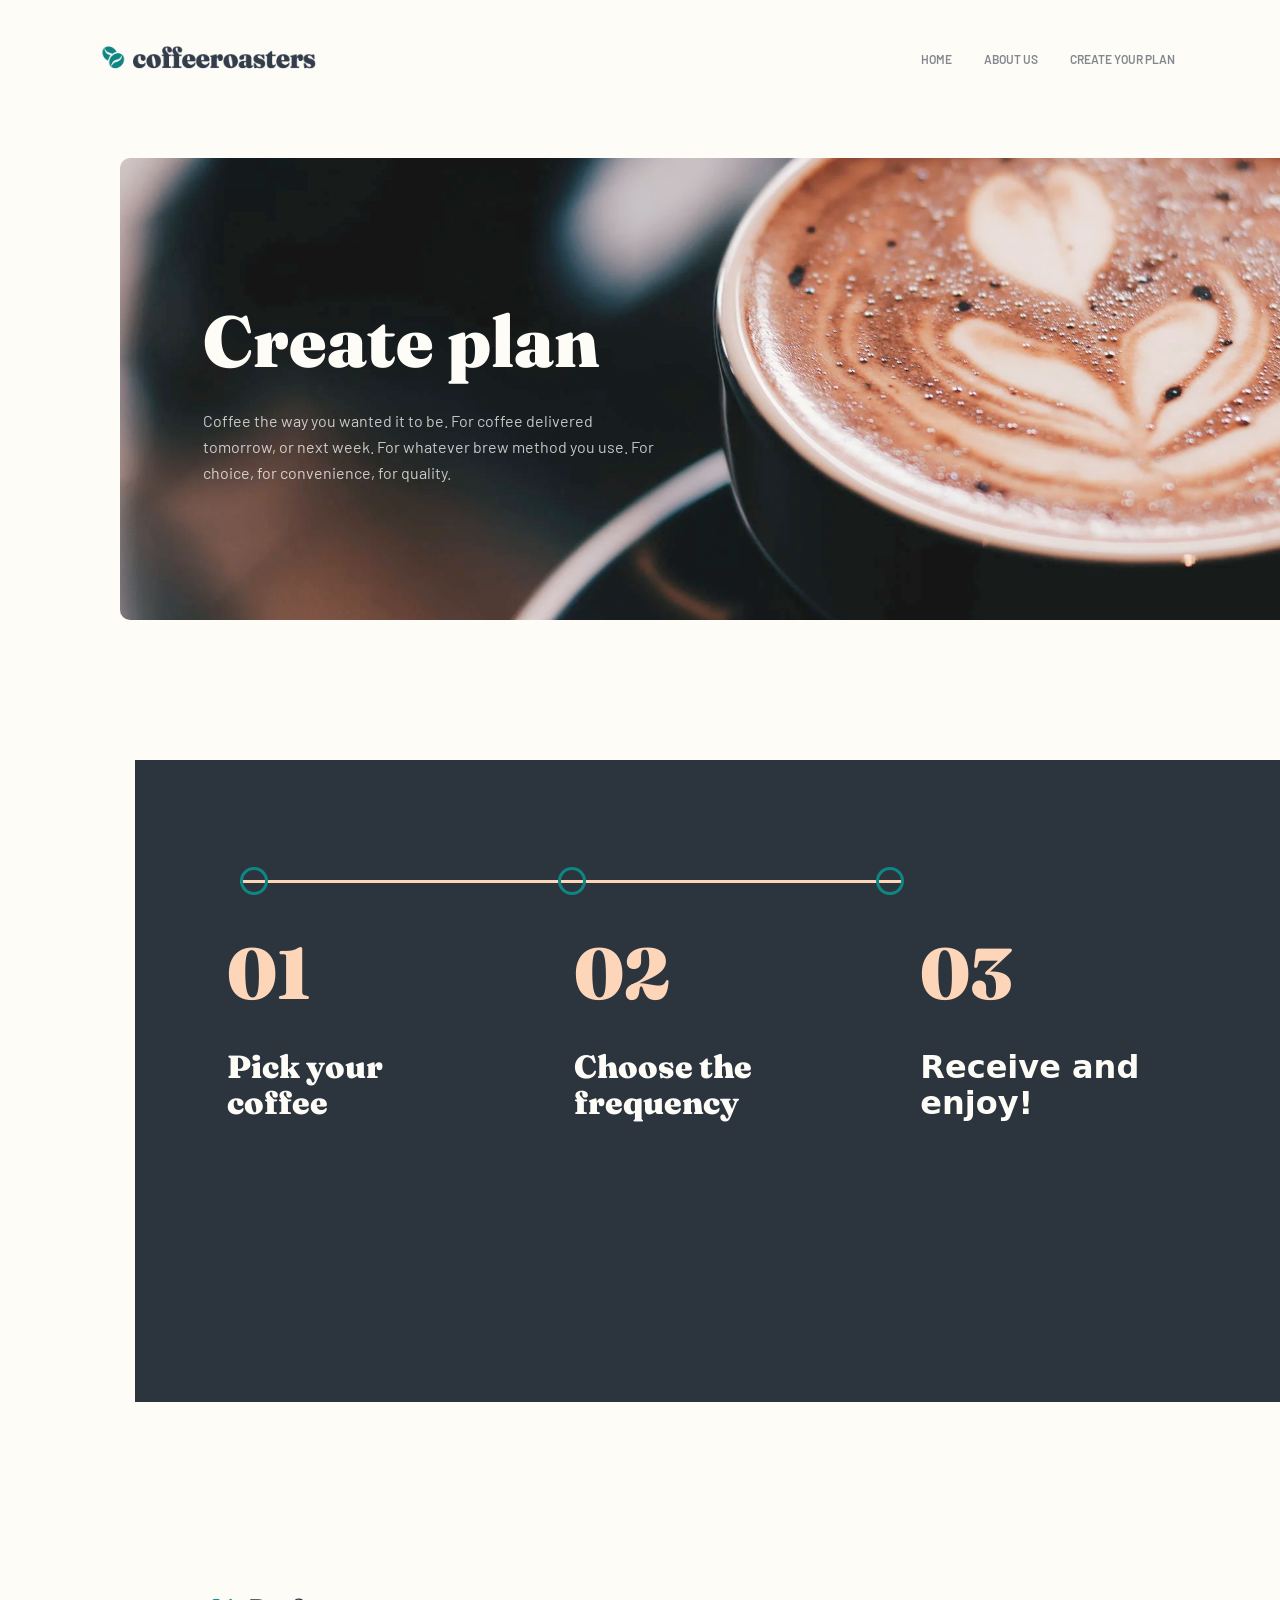
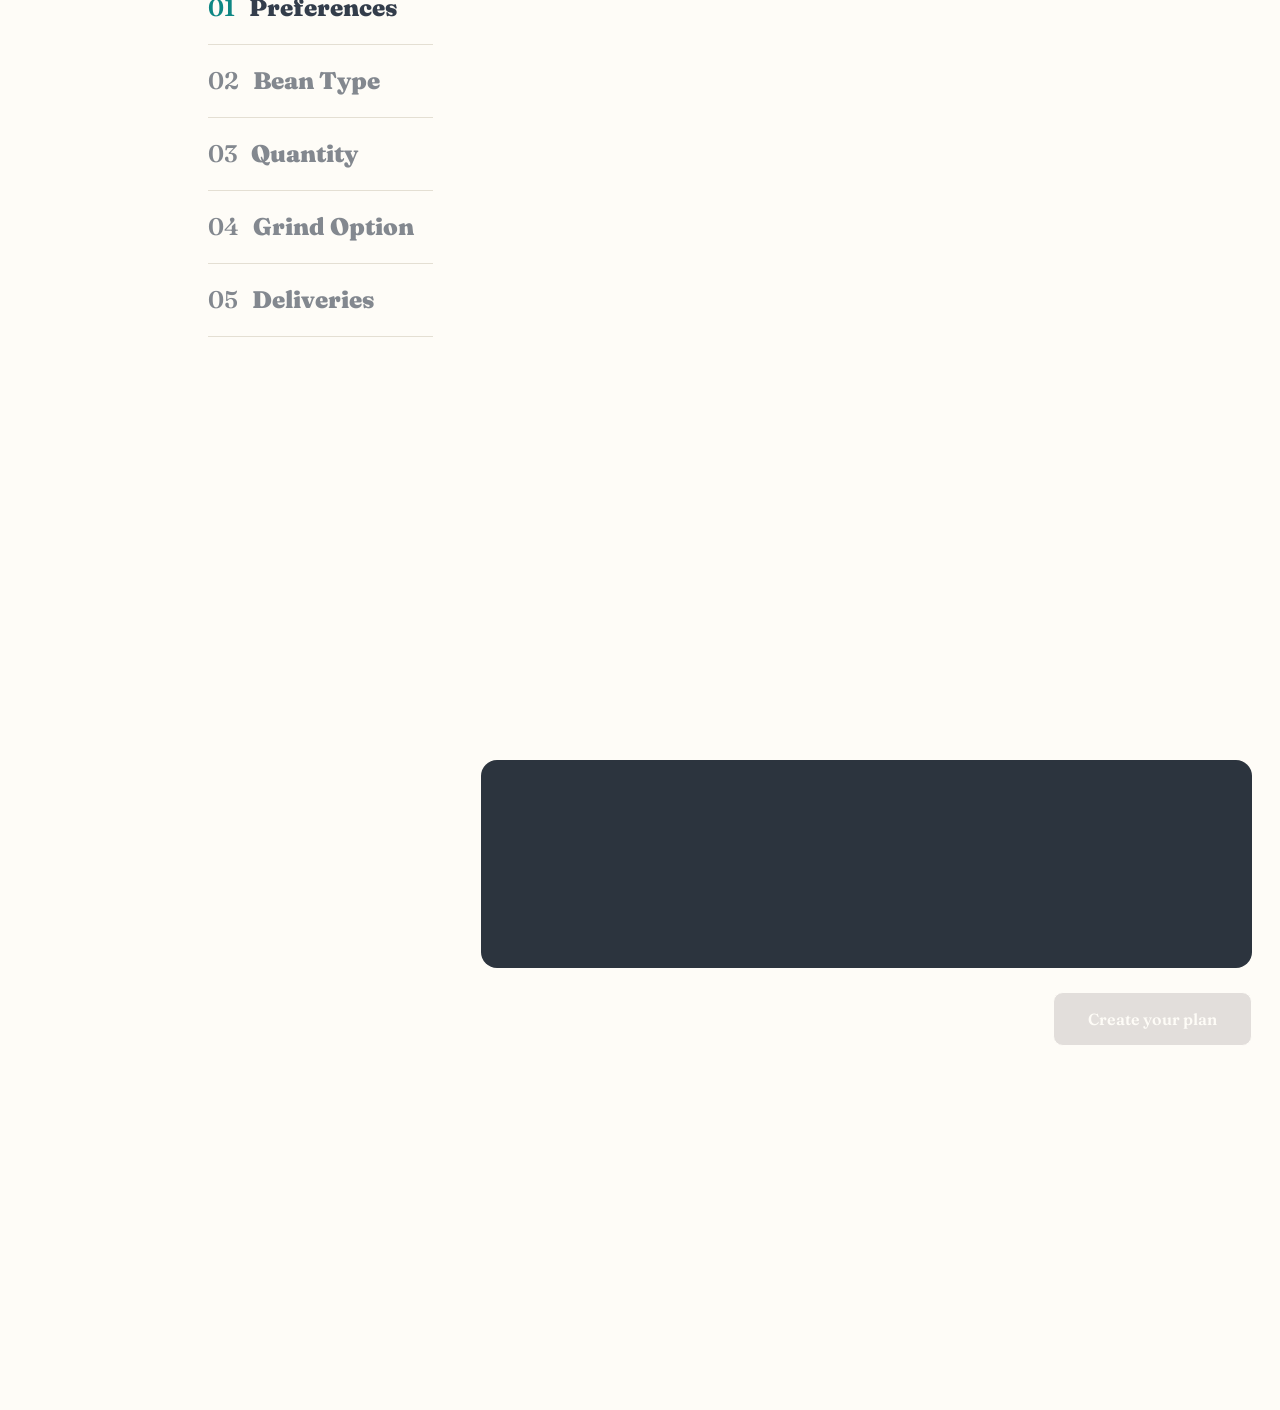
<file: semi-final-master/semi-final-master/project1/subscribe.html>
<!DOCTYPE html>
<html lang="en">
<head>
    <meta charset="UTF-8">
    <meta name="viewport" content="width=device-width, initial-scale=1.0">
    <title>coffee roasters</title>
   <link rel="preconnect" href="https://fonts.googleapis.com">
<link rel="preconnect" href="https://fonts.gstatic.com" crossorigin>
<link href="https://fonts.googleapis.com/css2?family=Barlow:ital,wght@0,100;0,200;0,300;0,400;0,500;0,600;0,700;0,800;0,900;1,100;1,200;1,300;1,400;1,500;1,600;1,700;1,800;1,900&family=Cairo:wght@200..1000&family=Epilogue:ital,wght@0,100..900;1,100..900&family=Fraunces:ital,opsz,wght@0,9..144,100..900;1,9..144,100..900&family=Glory:ital,wght@0,100..800;1,100..800&family=Inter:ital,opsz,wght@0,14..32,100..900;1,14..32,100..900&family=Roboto:ital,wght@0,100..900;1,100..900&display=swap" rel="stylesheet">
<link rel="preconnect" href="https://fonts.gstatic.com" crossorigin>
<link href="https://fonts.googleapis.com/css2?family=Barlow:ital,wght@0,100;0,200;0,300;0,400;0,500;0,600;0,700;0,800;0,900;1,100;1,200;1,300;1,400;1,500;1,600;1,700;1,800;1,900&family=Cairo:wght@200..1000&family=Epilogue:ital,wght@0,100..900;1,100..900&family=Glory:ital,wght@0,100..800;1,100..800&family=Inter:ital,opsz,wght@0,14..32,100..900;1,14..32,100..900&family=Roboto:ital,wght@0,100..900;1,100..900&display=swap" rel="stylesheet">
    <link href="https://cdn.jsdelivr.net/npm/bootstrap@5.3.8/dist/css/bootstrap.min.css" rel="stylesheet" integrity="sha384-sRIl4kxILFvY47J16cr9ZwB07vP4J8+LH7qKQnuqkuIAvNWLzeN8tE5YBujZqJLB" crossorigin="anonymous">
<link rel="stylesheet" href="./style/styles3.css">
   <link rel="stylesheet" href="https://cdnjs.cloudflare.com/ajax/libs/font-awesome/6.5.0/css/all.min.css">
</head>
<body>
  <nav class="navbar navbar-expand-lg">
  <div class="container-fluid d-flex justify-content-between align-content-center align-items-center">
    <a class="navbar-brand d-flex align-items-center gap-2" href="#">
      <img src="./images/logo.jpeg" alt="coffeeroasters" class="logo object-fit-contain">
    </a>
    <div class="navbar-nav d-flex flex-row gap-3 phone-hide">
      <a class="nav-link fw-semibold navbar barlow phone-hide" href="index.html">HOME</a>
      <a class="nav-link fw-semibold navbar barlow phone-hide" href="aboutus.html">ABOUT US</a>
      <a class="nav-link fw-semibold navbar barlow phone-hide" href="subscribe.html">CREATE YOUR PLAN</a>
      <svg xmlns="http://www.w3.org/2000/svg" width="24px" height="24px" viewBox="0 0 24 24" class="phone-show nav-icon ">
	<path d="M0 0h24v24H0z" fill="none" />
	<path fill="#333d4b" d="M4 18q-.425 0-.712-.288T3 17t.288-.712T4 16h16q.425 0 .713.288T21 17t-.288.713T20 18zm0-5q-.425 0-.712-.288T3 12t.288-.712T4 11h16q.425 0 .713.288T21 12t-.288.713T20 13zm0-5q-.425 0-.712-.288T3 7t.288-.712T4 6h16q.425 0 .713.288T21 7t-.288.713T20 8z" />
</svg>

    </div>
  </div>
</nav>
<div class="container1 d-flex align-items-center justify-content-center gap-3 mt-5 position-relative overflow-hidden">
  <img src="./images/plan-img.png" alt="hero-image" class="hero-image  position-absolute z-0">
  <div class="overlay position-absolute phone-show z-1 "></div>
  <span class="position-absolute hero-text text-left d-flex flex-column gap-3 hero-span-1 z-3">
    <h1 class="fw-bold Fraunces white hero-text-h mb-2 z-3">Create plan</h1>
    <p class="barlow white2 mb-4  phone-hide subtitle z-3">Coffee the way you wanted it to be. For coffee delivered <br> tomorrow, or next week. For whatever brew method you use. For <br> choice, for convenience, for quality.</p>
    <p class="barlow white2 mb-4 desktop-subtitle phone-show subtitle z-3">Coffee the way you wanted it to be.  For <br> coffee delivered  tomorrow, or next week. <br> For whatever brew method you use. For <br> choice, for convenience, for quality.</p>
  </span>
</div>
<div class="space1"></div>
<div class="how-it-work-container">

  <div class="timeline-wrapper phone-hide">
    <div class="timeline-line phone-hide"></div>
    <div class="d-flex position-relative dot-warper justify-content-between z-1 green1">
      <div class="dot"></div>
      <div class="dot"></div>
      <div class="dot"></div>
    </div>
  </div>

<div class="row g-4 how-it-work">
    <div class="col-md-4">
      <div class="step-number1 Fraunces o">01</div>
      <div class="step-title1 Fraunces phone-hide">Pick your <br> coffee</div>
      <div class="step-title1 tablet-subtitle phone-show Fraunces">Pick<br> your  coffee</div>
      <p class="step-desc1 barlow desktop-subtitle phone-hide subtitle">Select from our evolving range of artisan <br> coffees. Our beans are ethically sourced <br> and we pay fair prices for them. There are <br> new coffees in all profiles every month <br> for you to try out.</p>
       <p class="step-desc1 barlow tablet-subtitle phone-hide subtitle">Select from our evolving <br>range of artisan  coffees.<br> Our beans are ethically<br> sourced  and we pay fair <br>prices for them. There are  <br>new coffees in all profiles <br>  every month  for you to try out.</p>
       <p class="step-desc1 barlow phone-show subtitle">Select from our evolving range of artisan <br>  coffees. Our beans are ethically sourced <br>  and we pay fair prices for them. There are  new<br> coffees in all profiles   every month  for you to<br> try out.</p>


    </div>
    <div class="col-md-4">
      <div class="step-number1 Fraunces">02</div>
      <div class="step-title1 Fraunces">Choose the <br> frequency</div>
      <p class="step-desc1 barlow desktop-subtitle phone-hide subtitle">Customize your order frequency, <br> quantity, even your roast style and grind <br> type. Pause, skip or cancel your <br> subscription with no commitment <br> through our online portal.</p>
      <p class="step-desc1 barlow tablet-subtitle phone-hide subtitle">Customize your order <br> frequency, quantity, even <br> your  roast style and grind <br>  type.  Pause, skip or cancel <br> your  subscription with no <br> commitment  through our <br> online  portal.</p>
      <p class="step-desc1 barlow tablet-subtitle phone-show subtitle">Customize your order frequency, quantity, <br> even  your  roast style and grind  type.  Pause, <br> skip or cancel  your  subscription with no <br> commitment  through our  online  portal.</p>


    </div>
    <div class="col-md-4">
      <div class="step-number1 Fraunces">03</div>
      <div class="step-title1 Fraunce desktop-subtitle">Receive and <br> enjoy!</div>
       <div class="step-title1 Fraunces tablet-subtitle">Receive <br> and enjoy!</div>
      <p class="step-desc1 barlow desktop-subtitle phone-hide subtitle">We ship your package within 48 hours, <br> freshly roasted. Sit back and enjoy <br> award-winning world-class coffees <br> curated to provide a distinct tasting <br> experience.</p>
      <p class="step-desc1 barlow tablet-subtitle phone-hide subtitle">We ship your package <br> within 48  hours,  freshly <br> roasted. Sit back  and enjoy <br>  award-winning world-class <br> coffees  curated to provide <br> a distinct tasting <br>  experience.</p>
      <p class="step-desc1 barlow tablet-subtitle phone-show subtitle">We ship your package  within 48 <br> hours,  freshly  roasted. Sit back  and enjoy   award-<br>winning world-class  coffees  curated to <br> provide  a distinct tasting   experience.</p>

    </div>
    </div>
  </div>
<div class="container-fluid py-5 px-3 px-md-5 container">
  <div class="row gx-5">

    <div class="col-12 col-lg-3 mb-5 mb-lg-0">
      <ul class="list-unstyled step-list">
        <li class="step-item active">
          <span class="step-number">01</span>
          <span class="step-label1">Preferences</span>
        </li>
        <li class="step-item">
          <span class="step-number">02</span>
          <span class="step-label">Bean Type</span>
        </li>
        <li class="step-item">
          <span class="step-number">03</span>
          <span class="step-label">Quantity</span>
        </li>
        <li class="step-item">
          <span class="step-number">04</span>
          <span class="step-label">Grind Option</span>
        </li>
        <li class="step-item">
          <span class="step-number">05</span>
          <span class="step-label">Deliveries</span>
        </li>
      </ul>
    </div>

    <div class="col-12 col-lg-9">
      <div class="accordion" id="coffeeAccordion">

        <div class="wizard-section">
          <div class="d-flex justify-content-between align-items-center wizard-header" data-bs-toggle="collapse" data-bs-target="#panelOne" aria-expanded="true">
             <h2 class="wizard-title phone-hide desktop-subtitle ">How do you drink your coffee?</h2>
              <h2 class="wizard-title tablet-subtitle">How do you drink your coffee?</h2>
             <h2 class="wizard-title phone-show desktop-subtitle">How do you drink <br> your coffee?</h2>
            <button class="chevron-btn" type="button"><i class="chevron chevron-up"></i></button>
          </div>

          <div id="panelOne" class="collapse show">
            <div class="row g-3 pt-4">
              <div class="col-12 col-md-4">
                <div class="option-card selected">
                  <h5 class="option-title">Capsule</h5>
                  <p class="option-desc">Compatible with Nespresso systems and similar brewers</p>
                </div>
              </div>
              <div class="col-12 col-md-4">
                <div class="option-card">
                  <h5 class="option-title">Filter</h5>
                  <p class="option-desc">For pour over or drip methods like Aeropress, Chemex, and V60</p>
                </div>
              </div>
              <div class="col-12 col-md-4">
                <div class="option-card">
                  <h5 class="option-title">Espresso</h5>
                  <p class="option-desc">Dense and finely ground beans for an intense, flavorful experience</p>
                </div>
              </div>
            </div>
          </div>
        </div>

        <div class="wizard-section">
          <div class="d-flex justify-content-between align-items-center wizard-header" data-bs-toggle="collapse" data-bs-target="#panelTwo">
            <h2 class="wizard-title muted">What type of coffee?</h2>
            <button class="chevron-btn" type="button"><i class="chevron chevron-down"></i></button>
          </div>
          <div id="panelTwo" class="collapse">
            <div class="row g-3 pt-4">
              <div class="col-12 col-md-4">
                <div class="option-card">
                  <h5 class="option-title">Single Origin</h5>
                  <p class="option-desc">Distinct, high quality coffee from a specific family owned farm</p>
                </div>
              </div>
              <div class="col-12 col-md-4">
                <div class="option-card selected">
                  <h5 class="option-title">Decaf</h5>
                  <p class="option-desc">Just like the regular coffee, except the caffeine has been removed</p>
                </div>
              </div>
              <div class="col-12 col-md-4">
                <div class="option-card">
                  <h5 class="option-title">Blended</h5>
                  <p class="option-desc">Combination of two or three dark roasted beans of organic coffees</p>
                </div>
              </div>
            </div>
          </div>
        </div>

        <div class="wizard-section">
          <div class="d-flex justify-content-between align-items-center wizard-header" data-bs-toggle="collapse" data-bs-target="#panelThree">
            <h2 class="wizard-title muted">How much would you like?</h2>
            <button class="chevron-btn" type="button"><i class="chevron chevron-down"></i></button>
          </div>
          <div id="panelThree" class="collapse">
            <div class="row g-3 pt-4">
              <div class="col-12 col-md-4">
                <div class="option-card">
                  <h5 class="option-title">250g</h5>
                  <p class="option-desc">Perfect for the solo drinker. Yields about 12 delicious cups</p>
                </div>
              </div>
              <div class="col-12 col-md-4">
                <div class="option-card selected">
                  <h5 class="option-title">500g</h5>
                  <p class="option-desc">Perfect option for a couple. Yields about 40 delectable cups</p>
                </div>
              </div>
              <div class="col-12 col-md-4">
                <div class="option-card">
                  <h5 class="option-title">1000g</h5>
                  <p class="option-desc">Perfect for offices and events. Yields about 90 delightful cups</p>
                </div>
              </div>
            </div>
          </div>
        </div>

        <div class="wizard-section">
          <div class="d-flex justify-content-between align-items-center wizard-header" data-bs-toggle="collapse" data-bs-target="#panelFour">
            <h2 class="wizard-title muted">Want us to grind them?</h2>
            <button class="chevron-btn" type="button"><i class="chevron chevron-down"></i></button>
          </div>
          <div id="panelFour" class="collapse">
            <div class="row g-3 pt-4">
              <div class="col-12 col-md-4">
                <div class="option-card">
                  <h5 class="option-title">Wholebean</h5>
                  <p class="option-desc">Best choice if you cherish the full sensory experience</p>
                </div>
              </div>
              <div class="col-12 col-md-4">
                <div class="option-card">
                  <h5 class="option-title">Filter</h5>
                  <p class="option-desc">For drip or pour over coffee methods such as V60 or Aeropress</p>
                </div>
              </div>
              <div class="col-12 col-md-4">
                <div class="option-card selected">
                  <h5 class="option-title">Cafetière</h5>
                  <p class="option-desc">Coarse ground beans especially suited for french press coffee</p>
                </div>
              </div>
            </div>
          </div>
        </div>

        <div class="wizard-section border-0">
          <div class="d-flex justify-content-between align-items-center wizard-header" data-bs-toggle="collapse" data-bs-target="#panelFive">
            <h2 class="wizard-title muted">How often should we deliver?</h2>
            <button class="chevron-btn" type="button"><i class="chevron chevron-down"></i></button>
          </div>
          <div id="panelFive" class="collapse">
            <div class="row g-3 pt-4">
              <div class="col-12 col-md-4">
                <div class="option-card selected">
                  <h5 class="option-title">Every week</h5>
                  <p class="option-desc">$7.20 per shipment. Includes free first-time shipping.</p>
                </div>
              </div>
              <div class="col-12 col-md-4">
                <div class="option-card">
                  <h5 class="option-title">Every 2 weeks</h5>
                  <p class="option-desc">$9.60 per shipment. Includes free priority shipping.</p>
                </div>
              </div>
              <div class="col-12 col-md-4">
                <div class="option-card">
                  <h5 class="option-title">Every month</h5>
                  <p class="option-desc">$12.00 per shipment. Includes free priority shipping.</p>
                </div>
              </div>
            </div>
          </div>
        </div>

      </div>

      <div class="summary-box mt-5 p-4 p-md-5">
        <p class="summary-eyebrow mb-3">Order Summary</p>
        <p class="summary-text mb-0">
          "I drink my coffee using <span class="summary-blank"></span>, with a <span class="summary-blank"></span> type
          of bean. <span class="summary-blank"></span>, sent to me <span class="summary-blank"></span>."
        </p>
      </div>

      <div class="d-flex justify-content-end mt-4">
        <button type="button" class="btn create-plan-btn" disabled>Create your plan</button>
      </div>
    </div>

  </div>
</div>
<footer class=" d-flex align-items-center justify-content-between " >
  <div class="  container-fluid icons-container">
    <div class="d-flex align-items-center justify-content-between align-content-center">

      <img src="./images/img-footer.jpeg" alt="logo">

      <div class="d-flex  icon-container ">
        <a href="index.html" class="barlow footer-icon">HOME</a>
        <a href="aboutus.html" class="barlow footer-icon">ABOUT US</a>
        <a href="#" class="barlow footer-icon">CREATE YOUR PLAN</a>
      </div>

      <div class="d-flex gap-4">
  <a href="#"><i class="fab fa-facebook-f "></i></a>
  <a href="#"><i class="fab fa-twitter"></i></a>
  <a href="#"><i class="fab fa-instagram"></i></a>
</div>

    </div>
  </div>
</footer>
<script src="main.js"></script>

<script src="https://cdn.jsdelivr.net/npm/bootstrap@5.3.3/dist/js/bootstrap.bundle.min.js"></script>
</body>
</html>
</file>
<file: semi-final-master/semi-final-master/project1/style/styles.css>
* {
    margin: 0;
    padding: 0;
    box-sizing: border-box;
}
body {
    background-color: #FEFCF7;
}
.navbar {
    font-size: 12px;
    color: #83888F;
    animation: fadeInDown 0.7s ease both;
}
.black {
    color: #333D4B;
}
.subtitle {
    font-weight: 400;
    font-size: 16px;
    line-height: 160%;
}
.tablet-card{
    display: none;
}
.phone-show{
  display: none;
}
.green1{
    color: #0E8784;
}
.logo {
    width: 236.999694824218px;
    height: auto;
    margin-left: 85px;
}
.navbar-nav {
    margin-right: 85px !important;
}
.tablet-subtitle{
    display: none;
}
.hero-image {
    width: 1947px;
    height: 1298px;
    top: -539px;
    left: -6px;
}
.container {
    width: 1270px !important;
    height: 584px !important;
    border-radius: 10px;
}
.barlow {
    font-family: 'Barlow', sans-serif;
}
.Fraunces {
    font-family: 'Fraunces', serif;
}
.white {
    color: #FEFCF7;
}
.hero-text-h {
    font-size: 72px;
    font-weight: 900px;
}
.hero-span-1 {
    left: 80px;
    top: 112px;
}
.white2 {
    color: rgba(255, 255, 255, 0.75);
}
.green {
    background-color: #0E8784;
}
.btn2 {
    font-size: 18px !important;
    width: 218px;
    height: 57px;
}
.btn2:hover {
    background-color: #66D2CF !important;
    color: #ffffff !important;
}
.our-collection {
    font-size: 182px;
    background: linear-gradient(to bottom, #83888F, #FEFCF7);
    -webkit-background-clip: text;
    -webkit-text-fill-color: transparent;
    background-clip: text;
    font-weight: 900;
    line-height: 100%;
    top:  27px;
    left: 0;
    white-space: nowrap;
}
.collection-wrapper {
    padding: 0 80px 80px;
    margin-top: 60px;
}

.coffee-row {
    position: relative;
    margin-top: 100px;
    padding-bottom: 40px;
    gap: 65px;
}
.coffee-card {
    gap: 16px;
    width: 220px;
}
.coffee0 {
    width: 253.5px;
    height: 193px;
    object-fit: contain;
}
.h3-0 {
    font-weight: 900;
    font-size: 24px;
}
.p0 {
    font-weight: 400;
    line-height: 160%;
    color: #333D4B;
}
.coffee1 {
    margin-top: 5px;
    width: 230.5px;
    height: 193px;
    object-fit: contain;
}
.div-1{
  width: 1280px;
  height: 577px;
  border-radius: 10px;
  background-color: #333D4B;
   margin: 0 auto;
}
.choose-us-container{
    top: 96px;
}
.choose-us{
    font-size: 40px;
    font-weight: 900;
    line-height: 120%;
}
.choose-us-text{
    line-height: 160%;
    font-weight: 400;
    margin-top: 35px;
}
.card-container{
    top: 320px;
    gap: 32px;
}
.card{
    width: 348.6666564941406px;
    height: 353.9998779296875px;
    border-radius: 7px;
}
.icon2{
    transform: translate(140.33px, 55px) scaleX(-1);
}
.icon1{
    transform: translate(130px, 48px)
}
.benefits{
    margin-top: 90px;
}
.card-text{
    font-size: 24px;
    font-weight: 900;
    line-height: 150%;
}
.card-subtext{
    line-height: 160%;
    font-weight: 400;
    margin-top: 15px;
}
.quality{
     margin-top: 100px;
}
.icon3{
    transform: translate(130px, 48px)
}
.space{
    width: 230px;
    height: 230px;
}
.how-it-work-container{
    margin-left: 165px;
    margin-right: 228px;
}
.section-label {
color: #83888F;
font-weight: 900;
line-height: 150%;
font-size: 24px;
 margin-bottom: 80px;
}
.timeline-wrapper {
  position: relative;
  margin-bottom: 80px;
   width: 70%;
}

.timeline-line {
  position: absolute;
  top: 14px;
  left: 14px;
  right: 14px;
  height: 3px;
  background:#FDD6BA ;
  z-index: 0;
}
.dot {
  width: 28px;
  height: 28px;
  border-radius: 50%;
  border: 2px solid #0E8784 ;
  background: #FEFCF7;
}

.step-number {
  font-size: 72px;
  font-weight: 900;
  color: #FDD6BA;
  line-height: 100%;
  margin-bottom:40px;
}

.step-title {
  font-size: 32px;
  font-weight: 900;
  line-height: 113.99999999999999%;
  color: #333D4B;
  margin-bottom: 40px;
  
}

.step-desc {
    font-weight: 400;
  font-size: 16px;
  color: #333D4B;
  line-height: 160%;
}

.btn-cta {
  border: none;
  padding:  18px 45px;
  font-size: 18px;
  font-weight: 900;
  border-radius: 8px;
  cursor: pointer;
  margin-top: 64px;
}


.btn-cta:hover {
    background-color: #66D2CF !important;
    color: #ffffff !important;
}
footer {
  background-color: #333D4B;
  width: 1280px;
  height: 119.99993896484375px;
  margin: 0 auto;
  margin-top: 156px;
  margin-bottom: 40px;
  padding: 20px 60px;
}

footer img {
    width: 237.000244140625;
  height: 50px;
}

footer a {
  color: #fff;
  font-weight: 700;
  text-decoration: none;
  font-size: 12px;
  letter-spacing: 0.92px;
}
.footer-icon{
    color: #83888F;
    transition: color 0.3s;
}
footer i {
  font-size: 24px;
}
.icon-container{
    gap: 32px;
}
icons-container{
  margin-left: 80px !important;
}

.footer-icon:hover{
    color: #FFFFFF;
} 
footer a i {
  transition: color 0.3s;
}

footer a:hover i {
  color: #FDD6BA;
}
@keyframes fadeInDown {
  from { opacity: 0; transform: translateY(-30px); }
  to { opacity: 1; transform: translateY(0); }
}

@keyframes fadeInUp {
  from { opacity: 0; transform: translateY(30px); }
  to { opacity: 1; transform: translateY(0); }
}

@keyframes fadeInLeft {
  from { opacity: 0; transform: translateX(-40px); }
  to { opacity: 1; transform: translateX(0); }
}

@keyframes fadeInRight {
  from { opacity: 0; transform: translateX(40px); }
  to { opacity: 1; transform: translateX(0); }
}

@keyframes scaleIn {
  from { opacity: 0; transform: scale(0.85); }
  to { opacity: 1; transform: scale(1); }
}


.reveal-on-scroll {
    opacity: 0;
    transform: translateY(30px);
    transition: all 0.6s ease-out;
}

.reveal-on-scroll.in-view {
    opacity: 1;
    transform: translateY(0);
}
.hero-span-1 {
  animation: fadeInLeft 0.9s ease 0.2s both;
}

.hero-image {
  animation: scaleIn 1s ease both;
}

.coffee-card {
  animation: fadeInUp 0.7s ease both;
}

.coffee-card:nth-child(1) { animation-delay: 0.1s; }
.coffee-card:nth-child(2) { animation-delay: 0.25s; }
.coffee-card:nth-child(3) { animation-delay: 0.4s; }
.coffee-card:nth-child(4) { animation-delay: 0.55s; }

.card {
  animation: fadeInUp 0.7s ease both;
  transition: transform 0.3s ease;
}

.card:hover {
  transform: translateY(-8px);
}

.card:nth-child(1) { animation-delay: 0.1s; }
.card:nth-child(2) { animation-delay: 0.25s; }
.card:nth-child(3) { animation-delay: 0.4s; }

.step-number {
  animation: fadeInLeft 0.7s ease both;
}

.col-md-4:nth-child(1) .step-number { animation-delay: 0.1s; }
.col-md-4:nth-child(2) .step-number { animation-delay: 0.25s; }
.col-md-4:nth-child(3) .step-number { animation-delay: 0.4s; }

.btn-cta {
  animation: scaleIn 0.6s ease 0.5s both;
  transition: transform 0.2s ease, background-color 0.3s;
}

.btn-cta:hover {
  transform: scale(1.05);
}

.btn2 {
  transition: transform 0.2s ease, background-color 0.3s;
}

.btn2:hover {
  transform: scale(1.05);
}

.dot {
  animation: scaleIn 0.5s ease both;
}

.dot:nth-child(1) { animation-delay: 0.1s; }
.dot:nth-child(2) { animation-delay: 0.3s; }
.dot:nth-child(3) { animation-delay: 0.5s; }

footer {
  animation: fadeInUp 0.7s ease 0.3s both;
}
/* تأثير مموج وحركة ناعمة لزرار الـ CTA */
.btn-cta, .btn2 {
    transition: all 0.4s cubic-bezier(0.175, 0.885, 0.32, 1.275);
    position: relative;
    overflow: hidden;
}

.btn-cta:hover, .btn2:hover {
    transform: translateY(-4px) scale(1.03);
    box-shadow: 0 10px 20px rgba(14, 135, 132, 0.3);
}

/* حركة ذكية لكروت القهوة عند الـ Hover */
.coffee-card {
    transition: transform 0.4s ease, box-shadow 0.4s ease;
    border-radius: 8px;
    padding: 15px;
}

.coffee-card:hover {
    transform: translateY(-10px);
    background-color: #ffffff;
    box-shadow: 0 15px 30px rgba(0, 0, 0, 0.05);
}

/* حركة دوران خفيفة للأيقونات داخل كروت المميزات */
.card {
    transition: transform 0.4s ease, box-shadow 0.4s ease;
}
.card:hover svg {
    animation: wobble 0.6s ease alternate;
}

@keyframes wobble {
    0% { transform: translateY(0) scaleX(-1); } /* حافظنا على الـ scaleX الحالي بتاعك */
    50% { transform: translateY(-8px) scaleX(-1) rotate(5deg); }
    100% { transform: translateY(0) scaleX(-1); }
}

/* أنيميشن ناعم للـ Links في الفوتر والـ Navbar */
.nav-link, footer a {
    position: relative;
    transition: color 0.3s ease;
}
.nav-link::after, footer a::after {
    content: '';
    position: absolute;
    width: 0;
    height: 2px;
    bottom: -4px;
    left: 0;
    background-color: #0E8784;
    transition: width 0.3s ease;
}
.nav-link:hover::after, footer a:hover::after {
    width: 100%;
}

@media (min-width: 769px) and (max-width: 1024px) {
  .logo{
    margin-left: 0px; 
  }
  .navbar-nav{
    margin-right: 0px !important; 
    gap: 33px !important;
  }
  .container {          
    width: 704px;     
    height: 504; 
    margin-top: 40px !important;        
  }

  .hero-image {        
    top: -535px;
    left: -290px;    
  }
  .hero-text-h {
    font-size: 48px;
    font-weight: 900px;
    line-height: 100%;
}
.hero-span-1 {
    left: 60px;
    top:  140px;
    line-height: 160%;
    font-weight: 400;
    
}
.desktop-subtitle{
    display: none !important;
}

    
  

  .our-collection {
    font-size: 112px;
    top:  20px;
    left: 12.04px;
    line-height: 100%;
  }

  .coffee-row {
    display: flex;
    margin-top: 40px;
    flex-direction: column;
  }

   .coffee-card {
    flex-direction: row !important;  
    width: 100%;
    gap: 24px;
    
  }

  .tablet-subtitle {
    display: flex !important;
    flex: 1;
    flex-direction: column;
    
  }

  .coffee0,
  .coffee1 {
    width: 253.5px;
    height: 193px;
  }
  .p0{
    text-align: left !important;
    margin-top: 24px !important;
  }
.div-1{
    width: 704px;
    height: 577px;
}
.choose-us-container{
    top: 64px;
}
.card-container{
    flex-direction: column;
}
.card{
    width: 573px;
    height: 188px;
}


.card-text{
     text-align: left;
    margin-top: -40px !important;
     margin-left: 180px !important;
}

.card-subtext1{
   align-items: center !important;
   text-align: left;
   margin-top: 10px;
   margin-left: 150px !important;
}
.card-subtext2{
   align-items: center !important;
   text-align: left;
   margin-top: 10px;
   margin-left: 90px !important;
}
.card-subtext3{
   align-items: center !important;
   text-align: left;
   margin-top: 10px;
   margin-left: 140px !important;
}
.quality{
    margin-top: 100px;
}
 
.icon2{
    transform: translate(50px, 55px) scaleX(-1);
    margin: 0px;
    gap: 8.45px;
}
.icon1{
    transform: translate(50px, 48px);
    margin: 0px;
}
  .icon3{
    transform: translate(50px, 55px) ;
    margin: 0px;
}
.how-it-work-container{
    margin-left: 32px;
   margin-right: 32px !important;
   margin-top: 230px;
}
footer{
  width: 704px;
  height: 100px;
  gap: 73px ;
   padding: 30px 20px;

}
footer img{
  width: 160.00035095214844px;
  height: auto;
  
}
footer .icons-container > div {
   
    gap: 24px !important; 
    
}


footer .icon-container {

    gap: 16px !important;
}

footer img {
    width: 160px;
    height: auto;
    margin-bottom: 10px;
}

footer i {
    font-size: 20px;
}
}
@media (max-width: 768px) {
 .phone-hide{
  display: none;
 } 
 .phone-show{
  display: block;
  
 }
 
 .nav-icon{
  transform: translate(120px,  0px);
 }
 .navbar{
  width: 343px;
  
 }
 .logo{
  width: 160px;
  height: 16.2021484375;
  margin-left: 5px;
 }
 .container {          
    width: 343px !important;     
    height: 506px !important; 
    margin-top: 20px !important;        
  }
  .hero-text-h{
    font-size: 40px;
  } 
  .hero-span-1{
    top: 50;
    left: 30px;
    align-items: center;
  }
.hero-image {
  object-fit: contain !important;
  top: -570px;
  left: -550px;
}
.overlay{
  width: 343px !important;     
  height: 506px !important; 
  background-color: #00000099;
}
.our-collection {
    font-size: 40px;
    top:  20px;
    left: 12.04px;
    line-height: 100%;
  }
  .coffee-row {
    display: flex;
    margin-top: 40px;
    flex-direction: column;
  }

   .coffee-card {
    flex-direction: column !important;  
    width: 100%;
    gap: 24px;
    
  }
  .div-1{
    width: 343px;
    height: 577px;
}
.card-container{
  flex-direction: column !important;
  top: 70% !important;
}
.card{
    width: 280px;
    height: 258.84564208984375px;
}
.choose-us-text{
  font-size: 16px;
  line-height: 160%;
  padding: 15px;
}
.icon2{
    transform: translate(100px, 30px) scaleX(-1);
    margin: 0px;
    gap: 8.45px;
}
.icon1{
  width: 75px;
    transform: translate(100px, 10px);
    margin: 0px;
}
  .icon3{
    width: 75px !important;
    transform: translate(100px, 10px) ;
    margin: 0px;
}
.quality{
    margin-top: 40px;
}
.card-subtext1{
  padding: 15px;
}
.benefits{
  margin-top: 10px;
}
.how-it-work-container{
  display: flex;
  flex-direction: column;
  margin-top: 500px;
  text-align: center;
  margin-left: 16px;
  margin-right: 16px;
  justify-content: center;
  align-items: center;

}

footer {
    width: 100%; 
    height: auto; 
    padding: 30px 20px;
}


footer .icons-container > div {
    flex-direction: column !important; 
    gap: 24px !important; 
    text-align: center;
}


footer .icon-container {
    flex-direction: row; 
    gap: 16px !important;
}

footer img {
    width: 160px;
    height: auto;
    margin-bottom: 10px;
}

footer i {
    font-size: 20px;
}
}
</file>
<file: semi-final-master/semi-final-master/project1/style/styles2.css>
* {
    margin: 0;
    padding: 0;
    box-sizing: border-box;
}
body {
    background-color: #FEFCF7;
}
.navbar {
    font-size: 12px;
    color: #83888F;
}
.black {
    color: #333D4B;
}
.navbar {
  animation: fadeInDown 0.7s ease both;
}
.tablet-card{
    display: none;
}
.desktop-card{
    display: block;
}
.phone-show{
  display: none;
}
.green1{
    color: #0E8784;
}
.logo {
    width: 236.999694824218px;
    height: auto;
    margin-left: 85px;
}
.navbar-nav {
    margin-right: 85px !important;
}
.tablet-subtitle{
    display: none;
}

.barlow {
    font-family: 'Barlow', sans-serif;
}
.Fraunces {
    font-family: 'Fraunces', serif;
}
.white {
    color: #FEFCF7;
}
.white2 {
    color: rgba(255, 255, 255, 0.75);
}
.green {
    background-color: #0E8784;
}
.hero-image {
    width: 1022px;
    height: 1532px;
    top: -630px;
    left: 255px;
    transform: scaleX(1) scaleY(1) rotate(270deg)
}
.container {
    width:  1270px!important;
    height: 450px !important;
    border-radius: 10px;
}
.hero-text-h {
    font-size: 40px;
    font-weight: 900 !important;
    line-height: 120%;
}
.hero-span-1 {
    left: 83px;
    top: 140px;
}
.subtitle {
    font-weight: 400;
    font-size: 16px;
    line-height: 160%;
}
.overlay{
  width: 1270px !important;     
  height: 450px !important; 
  background-color: #00000066;
}

.container1 {
    width: 1110px !important;
    height: 520px !important;
    margin: 140px auto 0 auto; 
    gap: 125px;
   
}

.img-container {
    width: 445px;
    height: 520px;
    border-radius: 8px;
}
   

.our-commitment-img {
    width: 485px;
    height: 606px;
    border-radius: 8px;
    left: -40px;
}

.our-commitment-text-container {
    width: 540px;
    height: 340px;
    text-align: left;
    gap: 32px;

}
.container2 {
    width: 1280px !important;
    height: 434px !important;
    margin: 228px auto 0 auto; 
    background-color: #2C343E;
    border-radius: 10px;
}
.quality-text{
    text-align: left;
    gap: 32px !important;
    top: 25%;
    left: 85px;
}
.quality-img-container {
    width: 445px ;
    height: 474px ;
    border-radius: 8px;
    top: -90px;
    left: 750px;
}
.quality-img {
    width: 512px !important;
    height: 767px !important;
    border-radius: 8px;
    top: -50px;
    left: -40px;
}
.hq-section {
  margin: 140px 195.5px 140px 197.5px;
  flex-direction: row;
}
.hq-title {
  font-weight: 900;
  color: #83888F;
  font-size: 24px;
  margin-bottom: 64px;
  line-height: 150%;
}
.hq-icon {
  width: 90px !important;
  height: 90px !important;
  margin-bottom: 40px;
  fill: #0E8784;
}

.hq-country {
  font-weight: 900;
  font-size: 34px;
  margin-bottom: 24px;
  line-height: 113.99999999999999%;
}
.Australia {
  margin-top: 40px;
}
footer {
  background-color: #333D4B;
  width: 1280px;
  height: 119.99993896484375px;
  margin: 0 auto;
  margin-bottom: 40px;
  padding: 20px 60px;
}

footer img {
    width: 237.000244140625;
  height: 50px;
}

footer a {
  color: #fff;
  font-weight: 700;
  text-decoration: none;
  font-size: 12px;
  letter-spacing: 0.92px;
}
.footer-icon{
    color: #83888F;
    transition: color 0.3s;
}
footer i {
  font-size: 24px;
}
.icon-container{
    gap: 32px;
}
icons-container{
  margin-left: 80px !important;
}

.footer-icon:hover{
    color: #FFFFFF;
} 
footer a i {
  transition: color 0.3s;
}

footer a:hover i {
  color: #FDD6BA;
}

@keyframes fadeInDown {
    from { opacity: 0; transform: translateY(-25px); }
    to   { opacity: 1; transform: translateY(0); }
}

@keyframes fadeInUp {
    from { opacity: 0; transform: translateY(35px); }
    to   { opacity: 1; transform: translateY(0); }
}

@keyframes fadeInLeft {
    from { opacity: 0; transform: translateX(-45px); }
    to   { opacity: 1; transform: translateX(0); }
}

@keyframes fadeInRight {
    from { opacity: 0; transform: translateX(45px); }
    to   { opacity: 1; transform: translateX(0); }
}

@keyframes heroZoom {
    from { transform: scaleX(1) scaleY(1) rotate(270deg) scale(1.12); }
    to   { transform: scaleX(1) scaleY(1) rotate(270deg) scale(1); }
}

@keyframes softPulse {
    0%, 100% { transform: scale(1); }
    50%      { transform: scale(1.08); }
}
.reveal-on-scroll {
    opacity: 0;
    transform: translateY(30px);
    transition: all 0.6s ease-out;
}

.reveal-on-scroll.in-view {
    opacity: 1;
    transform: translateY(0);
}

.hero-image {
    animation: heroZoom 1.6s ease-out both;
}

.hero-text-h {
    animation: fadeInUp 0.9s ease both;
    animation-delay: 0.3s;
}

.hero-span-1 .subtitle {
    animation: fadeInUp 0.9s ease both;
    animation-delay: 0.55s;
}


.reveal-left,
.reveal-right,
.reveal-up {
    opacity: 0;
}

.reveal-left.in-view {
    animation: fadeInLeft 0.9s ease both;
}
.reveal-right.in-view {
    animation: fadeInRight 0.9s ease both;
}
.reveal-up.in-view {
    animation: fadeInUp 0.9s ease both;
}


.delay-1.in-view { animation-delay: 0.1s; }
.delay-2.in-view { animation-delay: 0.3s; }
.delay-3.in-view { animation-delay: 0.5s; }


.img-container,
.quality-img-container {
    overflow: hidden;
}

.our-commitment-img,
.quality-img {
    transition: transform 0.6s ease;
}
.img-container:hover .our-commitment-img,
.quality-img-container:hover .quality-img {
    transform: scale(1.06);
}

.hq-icon,
.hq-icon1 {
    transition: transform 0.4s ease;
}
.col-12:hover .hq-icon,
.col-12:hover .hq-icon1 {
    animation: softPulse 0.6s ease;
}

footer {
    animation: fadeInUp 0.8s ease both;
}



.img-container, .quality-img-container {
    overflow: hidden;
    box-shadow: 0 10px 30px rgba(0,0,0,0.05);
    transition: box-shadow 0.4s ease, transform 0.4s ease;
}

.img-container:hover, .quality-img-container:hover {
    box-shadow: 0 20px 40px rgba(0,0,0,0.12);
}


.img-container:hover .our-commitment-img {
    transform: scale(1.05); 
}

.quality-img-container:hover .quality-img {
    transform: scale(1.05) translateY(-50px); 
}


.hq-section .col-12 {
    transition: transform 0.4s cubic-bezier(0.165, 0.84, 0.44, 1), box-shadow 0.4s ease;
    padding: 25px;
    border-radius: 12px;
}

.hq-section .col-12:hover {
    transform: translateY(-10px);
    background-color: #ffffff;
    box-shadow: 0 15px 30px rgba(51, 61, 75, 0.05);
}
@keyframes softPulse {
    0%, 100% { transform: scale(1) rotate(0deg); }
    50% { transform: scale(1.1) rotate(5deg); fill: #66D2CF; }
}

.col-12:hover .hq-icon,
.col-12:hover .hq-icon1 {
    animation: softPulse 0.6s ease forwards;
}


.nav-link, footer a {
    position: relative;
    transition: color 0.3s ease;
}
.nav-link::after, footer a::after {
    content: '';
    position: absolute;
    width: 0;
    height: 2px;
    bottom: -4px;
    left: 0;
    background-color: #0E8784;
    transition: width 0.3s ease;
}
.nav-link:hover::after, footer a:hover::after {
    width: 100%;
}
@media (min-width: 768px) and (max-width: 1024px) {
  .logo{
    margin-left: 0px; 
  }
  .navbar-nav{
    margin-right: 0px !important; 
    gap: 33px !important;
  }
  .hero-image{
    width: 792px;
    height: 1188px;
    top: -250px;
    left: 90px;
  }
  .container{
    width:  704px !important;
    height: 400px !important;
  }
  .container1{
    width: 704px !important;
    height: 520px !important;
    gap: 50px !important;
  }
  .tablet-card{
    display: block;
}
  .desktop-card{
    display: none;
}
.container2{
    width: 704px !important;
    height: 402px !important;
    margin: 350px auto 0 auto;
}
.quality-img {
    width: 634px !important;
    height: 949px !important;
    top: -325px;
    left: -40px;
}
.quality-img-container{
    width: 573px !important;
    height: 300px !important;
    left: 70px !important;
    top: -220px !important;
}
.quality-text{
    text-align: center;
    gap: 10px !important;
    top: 30%;
    left: 85px;
}
.hero-text-h {
    font-size: 32px;
    font-weight: 900 !important;
    line-height: 140%;
    
}
.hq-section {
   width: 704px !important;
   height: 356.9560546875px !important;
   justify-content: center;
   align-items: center !important;
   margin-left: 70px;
  
}
.hq-title {
    font-size: 20px;
    line-height: 140%;
}
.head-quarters {
    display: flex;
    align-items: center;
    gap: 45px;
}
footer{
  width: 704px;
  height: 100px;
  gap: 73px ;
   padding: 30px 20px;

}
footer img{
  width: 160.00035095214844px;
  height: auto;
  
}
footer .icons-container > div {
   
    gap: 24px !important; 
    
}


footer .icon-container {

    gap: 16px !important;
}

footer img {
    width: 160px;
    height: auto;
    margin-bottom: 10px;
}

footer i {
    font-size: 20px;
}
}
@media (max-width: 768px) {
 .phone-hide{
  display: none;
 } 
 .phone-show{
  display: block;
  
 }
 
 .nav-icon{
   transform: translate(100px , 0px) !important;
  }
 .navbar{
  width: 343px;
  
 }
 .logo{
  width: 160px;
  height: 16.2021484375;
  margin-left: 5px;
 }
 .container {          
    width: 343px !important;     
    height: 506px !important; 
    margin-top: 20px !important;  
    justify-content: center !important;
    align-items: center !important;    
    margin-left: 24px; 
   
  }
  .hero-text-h{
    font-size: 28px;
  } 
  .hero-span-1{
    top: 50;
    left: 30px;
    align-items: center;
  }
.hero-image {
    width: 544px;
    height: 816px;
  object-fit: contain !important;
  top:  -162.2px;
  left: -30px;
}
.overlay{
     width: 500px !important;     
    height: 506px !important; 
}
.container1{
    width: 343px !important;
    height: 892px !important;
    flex-direction: column !important; 
    margin:80px 0px 0px 24px;
    justify-content: flex-start !important;
    align-items: flex-start !important;
    text-align: center !important;
}
.quality-text{
    text-align: center;
    gap: 32px !important;
    top: 20%;
    left: 0%;
}
.container2{
    width: 343px !important;
    height: 508px !important;
     margin-left: 24px; 
}
.quality-img-container{
    width: 280px;
    height: 156px;
    left: 9%;
}
.quality-img{
    width: 634px;
    height: 949px;
    top: -220px;
    left: 0px;
}
.head-quarters{
    flex-direction: column !important;
}
    
footer {
    width: 343px; 
    height: 176.0006561279297px; 
    margin-left: 16px;
    margin-top: 750px;
}
footer .icons-container > div {
    flex-direction: column !important; 
    gap: 24px !important; 
    text-align: center;
}


.icon-container {
    flex-direction: row; 
   justify-content: space-between !important;
    font-size: 12px;
}

footer img {
    width: 237.000244140625px;
    height: auto;
    margin-bottom: 10px;
}

footer i {
    font-size: 20px;
}
}
</file>
<file: semi-final-master/semi-final-master/project1/style/styles3.css>
:root {
  --cream: #FEFCF7;
  --card-bg: #F4F1EB;
  --teal: #0E8784;
  --muted: #83888F;
  --border: #E4DFD3;
  --Fraunces:  'Fraunces', serif; 
}

* {
    margin: 0;
    padding: 0;
    box-sizing: border-box;
}
body {
    background-color: #FEFCF7;
}
.navbar {
    font-size: 12px;
    color: var(--muted);
}

.navbar {
  animation: fadeInDown 0.7s ease both;
}
.tablet-card{
    display: none;
}
.phone-show{
  display: none;
}
.green1{
    color: #0E8784;
}
.logo {
    width: 236.999694824218px;
    height: auto;
    margin-left: 85px;
}
.navbar-nav {
    margin-right: 85px !important;
}
.tablet-subtitle{
    display: none;
}

.barlow {
    font-family: 'Barlow', sans-serif;
}
.Fraunces {
    font-family: 'Fraunces', serif;
}
.white {
    color: #FEFCF7;
}
.white2 {
    color: rgba(255, 255, 255, 0.75);
}
.green {
    background-color: #0E8784;
}
.overly{
  width: 343px;
  height: 342px;
  background-color: #333D4B;
}
.hero-image {
    width: 1475px;
    height: 983px;
    top: -261px;
    left: -1px;
}
.container1 {
    width: 1280px !important;
    height: 462px !important;
    margin: 40px 80px 0px 120px !important;
    border-radius: 10px;
}
.hero-span-1 {
    left: 80px;
    top: 112px;
}
.space1 {
   height: 140px;
}
.container2 {
    width:  1270px!important;
    height: 450px !important;
    border-radius: 10px;
}
.hero-text-h {
    font-size: 72px;
    font-weight: 900 !important;
    line-height: 120%;
}
.hero-span-1 {
    left: 83px;
    top: 140px;
}
.subtitle {
    font-weight: 400;
    font-size: 16px;
    line-height: 160%;
}
.how-it-work-container{
    width: 1280px;
    height: 642px;
    margin-left: 135px;
    margin-right: 80px;
    background-color: #2C343E;
}

.timeline-wrapper {
  position: relative;
  margin-bottom: 80px;
   width: 61%;
   top: 30px;
}

.timeline-line {
  position: absolute;
  top: 90px;
  left:105px;
  right: 14px;
  height: 3px;
  background:#FDD6BA ;
  z-index: 0;
}
.dot {
  width: 28px;
  height: 28px;
  border-radius: 50%;
  border: 3px solid #0E8784 ;
  background-color: transparent !important;
}
.dot-warper{
  width: 85%;
  left: 105px;
  top: 77px;
}
.step-number1 {
  font-size: 72px;
  font-weight: 900;
  color: #FDD6BA;
  line-height: 100%;
  margin-bottom:40px;
}

.step-title1 {
  font-size: 32px;
  font-weight: 900;
  line-height: 113.99999999999999%;
  color: #FEFCF7;
  margin-bottom: 40px;
  
}
.how-it-work{
  margin-top: 125px;
    margin-left: 80px;
    margin-right: 160px;
}
.step-desc1 {
    font-weight: 400;
  font-size: 16px;
  color: #FEFCF7;
  line-height: 160%;
}
.container{
 margin-left: 160px !important;
  margin-right: 160px !important;
  margin-top: 140px !important;
}
.step-list {
  display: flex;
  flex-direction: column;
  gap: 0;
}
.reveal-on-scroll {
    opacity: 0;
    transform: translateY(30px);
    transition: all 0.6s ease-out;
}

.reveal-on-scroll.in-view {
    opacity: 1;
    transform: translateY(0);
}
.step-item {
  display: flex;
  align-items: baseline;
  gap: 14px;
  padding: 18px 0;
  border-bottom: 0.5px solid var(--border);
  color: var(--muted);
}

.step-item:first-child {
  padding-top: 0;
}

.step-number {
  font-family: 'Fraunces', serif;
  font-weight: 600;
  font-size: 24px;
  color: var(--muted);
}

.step-label {
  font-family: 'Fraunces', serif;
  font-weight: 900;
  font-size: 24px;
  color: #83888F;
}
.step-label1 {
  font-family: 'Fraunces', serif;
  font-weight: 900;
  font-size: 24px;
  color: #333D4B;
}


.step-item.active .step-number {
  color: var(--teal);
  font-family: var(--Fraunces);
}

.step-item.active .step-label {
  color: var(--navy);
}

.wizard-section {
  border-bottom: 1px solid var(--border);
  padding-bottom: 28px;
  margin-bottom: 28px;
}

.wizard-header {
  cursor: pointer;
  user-select: none;
}

.wizard-title {
  font-family: 'Fraunces', serif;
  font-weight: 900;
  font-size: 40px;
  color: var(--muted);
  margin: 0;
}

.wizard-title.muted {
  color: #B9B6AC;
}

.chevron-btn {
  background: none;
  border: none;
  padding: 8px;
  display: flex;
  align-items: center;
  justify-content: center;
}

.chevron {
  display: inline-block;
  width: 12px;
  height: 12px;
  border-right: 3.5px solid var(--teal);
  border-bottom: 3.5px solid var(--teal);
}

.chevron-down {
  transform: rotate(45deg);
  margin-top: -6px;
}

.chevron-up {
  transform: rotate(225deg);
  margin-top: 6px;
}

.wizard-title.muted ~ .chevron-btn .chevron,
.wizard-header[aria-expanded="false"] .chevron {
  border-color: var(--teal);
}

.option-card {
  width: 228.06378173828125px;
  height: 202px;
  padding: 24px 22px;
  background-color: var(--card-bg);
  border-radius: 14px;
  border: 2px solid transparent;
  transition: border-color 0.2s ease;
}



.option-title {
  font-family: var(--Fraunces);
  font-weight: 900 !important;
  font-size: 24px;
  color: #333D4B;
  margin-bottom: 24px;
}

.option-desc {
  font-size: 16px;
  color: #333D4B;
  margin: 0;
  line-height: 160%;
}

.summary-box {
  background-color: #2C343E;
  border-radius: 16px;
  color: #fff;
}

.summary-eyebrow {
  font-size: 16px;
  color: #8B8F9C;
  text-transform: uppercase;
  font-weight: 400;
  font-family: "Barlow", sans-serif;
}

.summary-text {
  font-family: 'Fraunces', serif;
  font-weight: 900;
  font-size: 24px;
  line-height: 150%;
}

.summary-blank {
  display: inline-block;
  width: 90px;
  border-bottom: 2px solid var(--teal);
  margin: 0 4px;
}

.create-plan-btn {
  background-color: #E2DEDB !important;
  color: #FEFCF7 !important;
  font-family: 'Fraunces', serif;
  font-weight: 600;
  border-radius: 10px;
  padding: 14px 34px;
}

.create-plan-btn:disabled {
  opacity: 1;
}
footer {
  background-color: #333D4B;
  width: 1280px;
  height: 119.99993896484375px;
  margin: 0 auto;
  margin-top: 156px;
  margin-bottom: 40px;
  padding: 20px 60px;
}

footer img {
    width: 237.000244140625;
  height: 50px;
}

footer a {
  color: #fff;
  font-weight: 700;
  text-decoration: none;
  font-size: 12px;
  letter-spacing: 0.92px;
}
.footer-icon{
    color: #83888F;
    transition: color 0.3s;
}
footer i {
  font-size: 24px;
}
.icon-container{
    gap: 32px;
}
icons-container{
  margin-left: 80px !important;
}

.footer-icon:hover{
    color: #FFFFFF;
} 
footer a i {
  transition: color 0.3s;
}

footer a:hover i {
  color: #FDD6BA;
}
@keyframes fadeInUp {
  from {
    opacity: 0;
    transform: translateY(20px);
  }
  to {
    opacity: 1;
    transform: translateY(0);
  }
}

@keyframes pulseGlow {
  0% { transform: scale(1); box-shadow: 0 0 0 0 rgba(14, 135, 132, 0.4); }
  70% { transform: scale(1.02); box-shadow: 0 0 0 10px rgba(14, 135, 132, 0); }
  100% { transform: scale(1); box-shadow: 0 0 0 0 rgba(14, 135, 132, 0); }
}
@keyframes fadeInDown {
  from {
    opacity: 0;
    transform: translateY(-15px);
  }
  to {
    opacity: 1;
    transform: translateY(0);
  }
}
.navbar {
  animation: fadeInDown 0.8s cubic-bezier(0.25, 1, 0.5, 1) forwards;
  padding-top: 25px !important;
  padding-bottom: 25px !important;
  transition: all 0.3s ease;
}


nav-link, footer a {
    position: relative;
    transition: color 0.3s ease;
}
.nav-link::after, footer a::after {
    content: '';
    position: absolute;
    width: 0;
    height: 2px;
    bottom: -4px;
    left: 0;
    background-color: #0E8784;
    transition: width 0.3s ease;
}
.nav-link:hover::after, footer a:hover::after {
    width: 100%;
}


.navbar-brand img {
  transition: transform 0.4s cubic-bezier(0.175, 0.885, 0.32, 1.275);
}
.navbar-brand:hover img {
  transform: scale(1.04); 
}


.nav-icon {
  transition: all 0.3s ease;
  cursor: pointer;
}
.nav-icon:hover {
  transform: scale(1.15);
  filter: drop-shadow(0px 2px 4px rgba(14, 135, 132, 0.2));
}
.nav-icon  path {
  transition: fill 0.3s ease;
}
.nav-icon:hover path {
  fill: #0E8784; 
}

.container1 {
  animation: fadeInUp 0.8s cubic-bezier(0.25, 1, 0.5, 1) forwards;
}

.how-it-work-container {
  animation: fadeInUp 1s cubic-bezier(0.25, 1, 0.5, 1) 0.2s backwards;
}

.wizard-section {
  animation: fadeInUp 0.8s cubic-bezier(0.25, 1, 0.5, 1) backwards;
}

.wizard-section:nth-child(1) { animation-delay: 0.1s; }
.wizard-section:nth-child(2) { animation-delay: 0.2s; }
.wizard-section:nth-child(3) { animation-delay: 0.3s; }
.wizard-section:nth-child(4) { animation-delay: 0.4s; }
.wizard-section:nth-child(5) { animation-delay: 0.5s; }



.option-card {
  transition: all 0.3s cubic-bezier(0.4, 0, 0.2, 1) !important;
  cursor: pointer;
}

.option-card:hover {
  background-color: #0E8784 !important;
  transform: translateY(-5px);
  box-shadow: 0 10px 20px #FEFCF7;
}

.option-card:hover .option-title,
.option-card:hover .option-desc {
  color: #FEFCF7 !important;
  transition: color 0.2s ease;
}


.option-card.selected {
  background-color: #0E8784 !important;
  border-color: #FDD6BA !important;
  transform: scale(1.02);
}
.option-card.selected .option-title,
.option-card.selected .option-desc {
  color: #FEFCF7 !important;
}



.chevron {
  transition: transform 0.3s cubic-bezier(0.4, 0, 0.2, 1);
}

.wizard-header[aria-expanded="true"] .chevron {
  transform: rotate(225deg); 
}
.wizard-header[aria-expanded="false"] .chevron {
  transform: rotate(45deg); 
}



.create-plan-btn:not(:disabled) {
  background-color: #0E8784 !important;
  color: #FEFCF7 !important;
  transition: all 0.3s ease;
  animation: pulseGlow 2s infinite;
}

.create-plan-btn:not(:disabled):hover {
  background-color: #2c343e !important;
  transform: translateY(-2px);
}
@media (max-width: 991.98px) {
  .step-list {
    flex-direction: row;
    flex-wrap: wrap;
  }

  .step-item {
    flex: 0 0 100%;
    padding: 12px 0;
  }
}
.summary-blank {
  display: inline; 
  width: auto;
  border-bottom: 2px solid var(--teal);
  color: var(--teal);
  padding: 0 6px;
  font-weight: 900;
}


.wizard-title {
  transition: color 0.3s ease;
}
.step-item {
  cursor: pointer;
  transition: all 0.3s ease;
}
.step-item:hover {
  border-bottom-color: var(--teal);
}
.step-item.active .step-label, 
.step-item.active .step-label1 {
  color: #333D4B !important;
  font-weight: 900;
}

@media (min-width: 768px) and (max-width: 991.98px) {
  .logo {
    margin-left: 32px;
  }

.navbar-nav {
    margin-right: 32px !important;
}
.container1 {
    width: 704px !important;
    height: 462px !important;
    margin: 40px 0px 0px 32px !important;
    border-radius: 10px;
}
.hero-span-1 {
    left: 40px;
    top: 140px;
}
.hero-image {
  width: 1144px;
  height: 763px;
    top: -151px;
    left: -1px;
}
 .desktop-subtitle{
    display: none;
  }
  .tablet-subtitle{
    display: block;
  }
  .tablet-card{
    display: block;
  }
  .how-it-work{
    margin-top: 125px;
    margin-left: 32px;
    margin-right: 32px;
  }
 .how-it-work-container {
    width: 704px;
    height: 624px;
    margin-left: 32px;
    margin-right: 0px;
  }
  
  .timeline-wrapper {
    width: 75%;
    left: 20px;
  }
  .timeline-line {
    width: 95%;
    left: 33px;
    right: 0px;
  }
  .dot-warper {
    width: 100%;
    left: 20px;
  }
.container{
 margin-left: 0px !important;
  margin-right: 0px !important;
  margin-top: 140px !important;
}
.option-card {
  width: 219.3333282470703px;
  height: 202px;
}
footer {
    width: 100%; 
    height: auto; 
    padding: 30px 20px;
}


footer .icons-container > div {
    flex-direction: column !important; 
    gap: 24px !important; 
    text-align: center;
}


footer .icon-container {
    flex-direction: row; 
    gap: 16px !important;
}

footer img {
    width: 160px;
    height: auto;
    margin-bottom: 10px;
}

footer i {
    font-size: 20px;
}
}
@media (max-width: 768px) {
  .phone-show{
    display: block !important;
  }
  .phone-hide{
    display: none;
  }
  .logo{
    width: 160.00035095214844px;
    height: 90px;
  margin-left: 16px !important;
  }
  .nav-icon{
   transform: translate(70px , 0px) !important;
  }
  .overlay{
  width: 343px !important;     
  height: 324px !important; 
  background-color: #333d4b84;

}
 .container1 {
  width: 343px !important;
  height: 324px !important;
   margin: 0px 0px 0px 25px !important;
   border-radius: 10px;
  overflow: hidden;
}
.hero-text-h {
    font-size: 40px;
    font-weight: 900 !important;
    line-height: 120%;
}
.hero-span-1 {
    left: 45px;
    top: 75px;
}
.hero-image {
  width: 708px;
  height: 472px;
    top: -10.2px;
    left: -182px;
}
 .desktop-subtitle{
    display: none;
  }
  .tablet-subtitle{
    display: none;
  }
 .how-it-work-container {
    width: 360px;
    height: 1055px;
    margin-left: 16px;
    margin-right: 0px;
    margin-top: 0px !important;
   
  }
  .how-it-work{
    margin-top: 0px;
    margin-left: 0px;
    margin-right: 0px;
   text-align: center;
  }
.step-number{
  font-size: 24px;
 
}
.step-label{
  font-size: 24px;
}
.container{
  width: 343px !important;
  height: 2978 !important;
 margin-left: 0px !important;
  margin-right: 0px !important;
  margin-top: 20px !important;
  margin-bottom: 0px !important;

}
.summary-box {
  width: 343px;
  height: 273.79736328125px;
}
.option-card {
  width: 343px;
  height: 144px;
}
footer {
    width: 100%; 
    height: auto; 
    padding: 30px 20px;
}


footer .icons-container > div {
    flex-direction: column !important; 
    gap: 24px !important; 
    text-align: center;
}


footer .icon-container {
    flex-direction: row; 
    gap: 16px !important;
}

footer img {
    width: 160px;
    height: auto;
    margin-bottom: 10px;
}

footer i {
    font-size: 20px;
}
}
</file>
